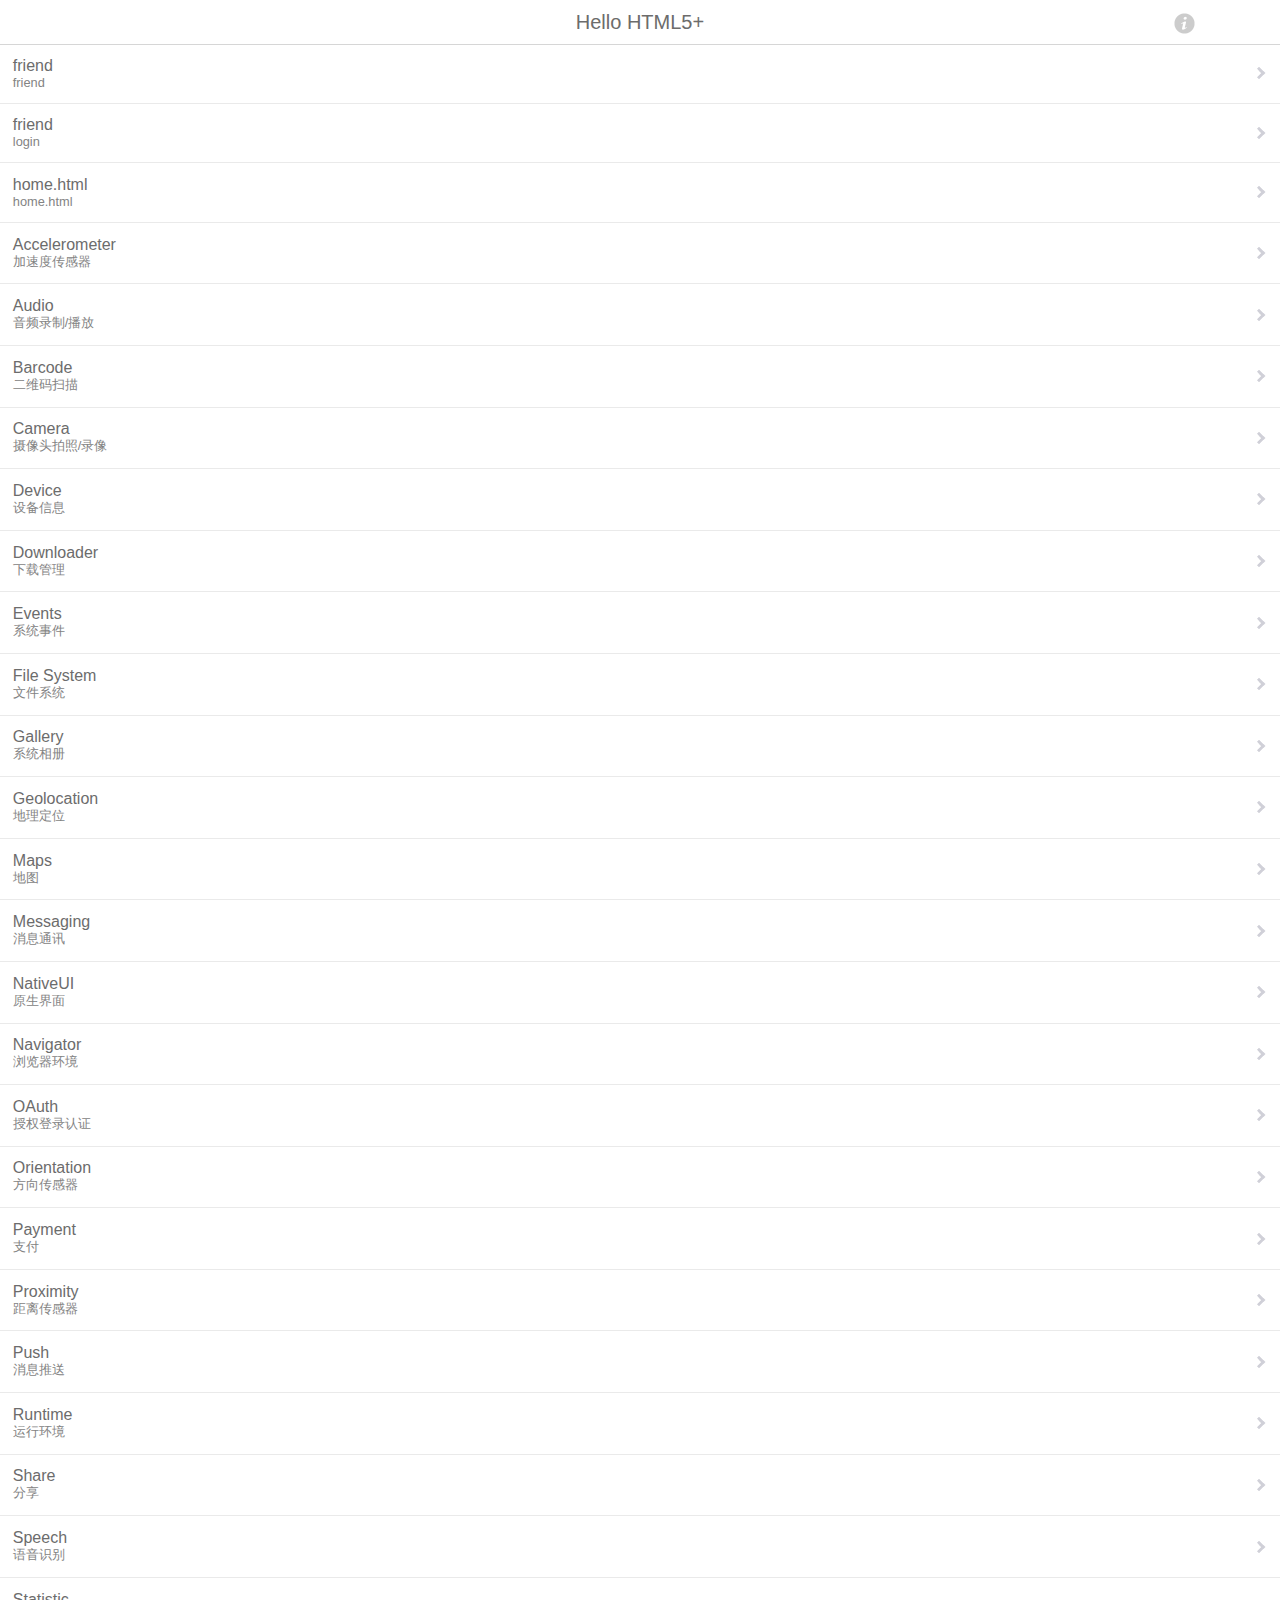
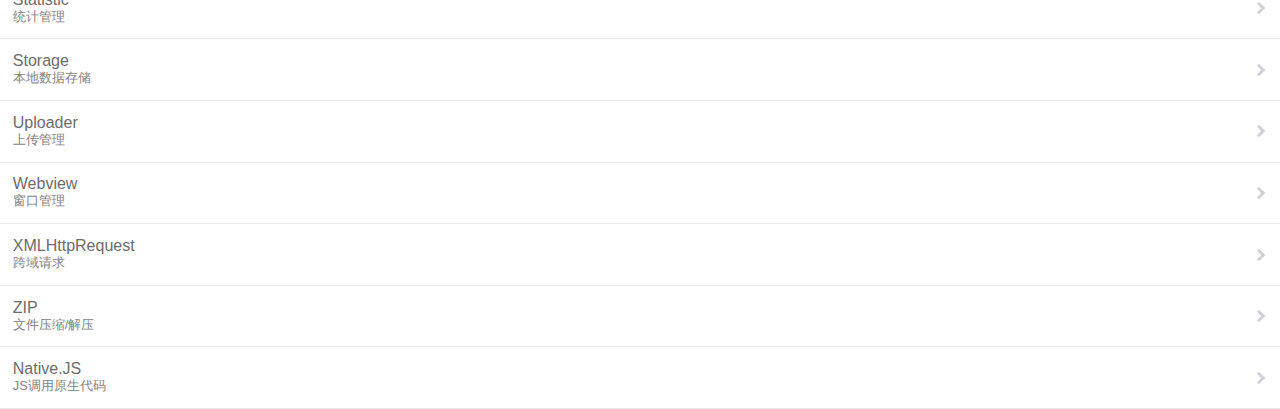
<file: index.html>
<!DOCTYPE html>
<html>
	<head>
		<meta charset="utf-8"/>
		<meta name="viewport" content="width=device-width,initial-scale=1.0,maximum-scale=1.0,user-scalable=no"/>
		<meta name="misapplication-tap-highlight" content="no"/>
		<meta name="HandheldFriendly" content="true"/>
		<meta name="MobileOptimized" content="320"/>
		<title>Hello H5+</title>
		<script type="text/javascript" src="js/common.js"></script>
		
		<link rel="stylesheet" href="css/common.css" type="text/css" charset="utf-8"/>
		<style type="text/css">
li {
	padding:0.8em;
	border-bottom:1px solid #eaeaea;
}
li:active {
	background:#f4f4f4;
}
.iabout {
	background:no-repeat center center url([data-uri]);
	background-size:50px 44px;
}
.item {
	display:block;
	background:no-repeat right center url([data-uri]);
	background-size:12px 22px;
	-ms-touch-action:auto;
}
.chs {
	font-size:0.8em;
	color:#838383;
}
		</style>
	</head>
	<body onselectstart="return false;">
		<header id="header">
			<div id="back" style="visibility:hidden" class="nvbt iback" onclick="plus.runtime.quit()"></div>
			<div class="nvtt">Hello HTML5+</div>
			<div class="nvbt iabout" onclick="clicked('about.html','zoom-fade-out',true)"></div>
		</header>
		<div id="content" class="content">
		<ul id="plist" style="list-style:none;margin:0;padding:0;text-align:left;">
			
			<li id="friend.html" onclick="clicked(this.id);">
				<span class="item">friend
					<div class="chs">friend</div>
				</span>
			</li>
			<li id="login.html" onclick="clicked(this.id);">
				<span class="item">friend
					<div class="chs">login</div>
				</span>
			</li>
			<li id="home.html" onclick="clicked(this.id);">
				<span class="item">home.html
					<div class="chs">home.html</div>
				</span>
			</li>
			
			
			<li id="plus/accelerometer.html" onclick="clicked(this.id);">
				<span class="item">Accelerometer
					<div class="chs">加速度传感器</div>
				</span>
			</li>
			<li id="plus/audio.html" onclick="clicked(this.id);">
				<span class="item">Audio
					<div class="chs">音频录制/播放</div>
				</span>
			</li>
			<li id="plus/barcode.html" onclick="clicked(this.id);">
				<span class="item">Barcode
					<div class="chs">二维码扫描</div>
				</span>
			</li>
			<li id="plus/camera.html" onclick="clicked(this.id);">
				<span class="item">Camera
					<div class="chs">摄像头拍照/录像</div>
				</span>
			</li>
			<li id="plus/device.html" onclick="clicked(this.id);">
				<span class="item">Device
					<div class="chs">设备信息</div>
				</span>
			</li>
			<li id="plus/downloader.html" onclick="clicked(this.id);">
				<span class="item">Downloader
					<div class="chs">下载管理</div>
				</span>
			</li>
			<li id="plus/events.html" onclick="clicked(this.id);">
				<span class="item">Events
					<div class="chs">系统事件</div>
				</span>
			</li>
			<li id="plus/file.html" onclick="clicked(this.id);">
				<span class="item">File System
					<div class="chs">文件系统</div>
				</span>
			</li>
			<li id="plus/gallery.html" onclick="clicked(this.id);">
				<span class="item">Gallery
					<div class="chs">系统相册</div>
				</span>
			</li>
			<li id="plus/geolocation.html" onclick="clicked(this.id);">
				<span class="item">Geolocation
					<div class="chs">地理定位</div>
				</span>
			</li>
			<li id="plus/maps.html" onclick="clicked(this.id);">
				<span class="item">Maps
					<div class="chs">地图</div>
				</span>
			</li>
			<li id="plus/message.html" onclick="clicked(this.id);">
				<span class="item">Messaging
					<div class="chs">消息通讯</div>
				</span>
			</li>
			<li id="plus/nativeui.html" onclick="clicked(this.id);">
				<span class="item">NativeUI
					<div class="chs">原生界面</div>
				</span>
			</li>
			<li id="plus/navigator.html" onclick="clicked(this.id);">
				<span class="item">Navigator
					<div class="chs">浏览器环境</div>
				</span>
			</li>
			<li id="plus/oauth.html" onclick="clicked(this.id);">
				<span class="item">OAuth
					<div class="chs">授权登录认证</div>
				</span>
			</li>
			<li id="plus/orientation.html" onclick="clicked(this.id);">
				<span class="item">Orientation
					<div class="chs">方向传感器</div>
				</span>
			</li>
			<li id="plus/payment.html" onclick="clicked(this.id);">
				<span class="item">Payment
					<div class="chs">支付</div>
				</span>
			</li>
			<li id="plus/proximity.html" onclick="clicked(this.id);">
				<span class="item">Proximity
					<div class="chs">距离传感器</div>
				</span>
			</li>
			<li id="plus/push.html" onclick="clicked(this.id);">
				<span class="item">Push
					<div class="chs">消息推送</div>
				</span>
			</li>
			<li id="plus/runtime.html" onclick="clicked(this.id);">
				<span class="item">Runtime
					<div class="chs">运行环境</div>
				</span>
			</li>
			<li id="plus/share.html" onclick="clicked(this.id);">
				<span class="item">Share
					<div class="chs">分享</div>
				</span>
			</li>
			<li id="plus/speech.html" onclick="clicked(this.id);">
				<span class="item">Speech
					<div class="chs">语音识别</div>
				</span>
			</li>
			<li id="plus/statistic.html" onclick="clicked(this.id);">
				<span class="item">Statistic
					<div class="chs">统计管理</div>
				</span>
			</li>
			<li id="plus/storage.html" onclick="clicked(this.id);">
				<span class="item">Storage
					<div class="chs">本地数据存储</div>
				</span>
			</li>
			<li id="plus/uploader.html" onclick="clicked(this.id);">
				<span class="item">Uploader
					<div class="chs">上传管理</div>
				</span>
			</li>
			<li id="plus/webview.html" onclick="clicked(this.id);">
				<span class="item">Webview
					<div class="chs">窗口管理</div>
				</span>
			</li>
			<li id="plus/xhr.html" onclick="clicked(this.id);">
				<span class="item">XMLHttpRequest
					<div class="chs">跨域请求</div>
				</span>
			</li>
			<li id="plus/zip.html" onclick="clicked(this.id);">
				<span class="item">ZIP
					<div class="chs">文件压缩/解压</div>
				</span>
			</li>
			<li id="plus/njs.html" onclick="clicked(this.id)">
				<span class="item">Native.JS
					<div class="chs">JS调用原生代码</div>
				</span>
			</li>
		</ul>
		</div>
	</body>
	<script type="text/javascript" src="js/immersed.js" ></script>
	<script type="text/javascript" src="js/shortcut.js" ></script>
	<script type="text/javascript">
;(function () {
	'use strict';

	/**
	 * @preserve FastClick: polyfill to remove click delays on browsers with touch UIs.
	 *
	 * @codingstandard ftlabs-jsv2
	 * @copyright The Financial Times Limited [All Rights Reserved]
	 * @license MIT License (see LICENSE.txt)
	 */

	/*jslint browser:true, node:true*/
	/*global define, Event, Node*/


	/**
	 * Instantiate fast-clicking listeners on the specified layer.
	 *
	 * @constructor
	 * @param {Element} layer The layer to listen on
	 * @param {Object} [options={}] The options to override the defaults
	 */
	function FastClick(layer, options) {
		var oldOnClick;

		options = options || {};

		/**
		 * Whether a click is currently being tracked.
		 *
		 * @type boolean
		 */
		this.trackingClick = false;


		/**
		 * Timestamp for when click tracking started.
		 *
		 * @type number
		 */
		this.trackingClickStart = 0;


		/**
		 * The element being tracked for a click.
		 *
		 * @type EventTarget
		 */
		this.targetElement = null;


		/**
		 * X-coordinate of touch start event.
		 *
		 * @type number
		 */
		this.touchStartX = 0;


		/**
		 * Y-coordinate of touch start event.
		 *
		 * @type number
		 */
		this.touchStartY = 0;


		/**
		 * ID of the last touch, retrieved from Touch.identifier.
		 *
		 * @type number
		 */
		this.lastTouchIdentifier = 0;


		/**
		 * Touchmove boundary, beyond which a click will be cancelled.
		 *
		 * @type number
		 */
		this.touchBoundary = options.touchBoundary || 10;


		/**
		 * The FastClick layer.
		 *
		 * @type Element
		 */
		this.layer = layer;

		/**
		 * The minimum time between tap(touchstart and touchend) events
		 *
		 * @type number
		 */
		this.tapDelay = options.tapDelay || 200;

		/**
		 * The maximum time for a tap
		 *
		 * @type number
		 */
		this.tapTimeout = options.tapTimeout || 700;

		if (FastClick.notNeeded(layer)) {
			return;
		}

		// Some old versions of Android don't have Function.prototype.bind
		function bind(method, context) {
			return function() { return method.apply(context, arguments); };
		}


		var methods = ['onMouse', 'onClick', 'onTouchStart', 'onTouchMove', 'onTouchEnd', 'onTouchCancel'];
		var context = this;
		for (var i = 0, l = methods.length; i < l; i++) {
			context[methods[i]] = bind(context[methods[i]], context);
		}

		// Set up event handlers as required
		if (deviceIsAndroid) {
			layer.addEventListener('mouseover', this.onMouse, true);
			layer.addEventListener('mousedown', this.onMouse, true);
			layer.addEventListener('mouseup', this.onMouse, true);
		}

		layer.addEventListener('click', this.onClick, true);
		layer.addEventListener('touchstart', this.onTouchStart, false);
		layer.addEventListener('touchmove', this.onTouchMove, false);
		layer.addEventListener('touchend', this.onTouchEnd, false);
		layer.addEventListener('touchcancel', this.onTouchCancel, false);

		// Hack is required for browsers that don't support Event#stopImmediatePropagation (e.g. Android 2)
		// which is how FastClick normally stops click events bubbling to callbacks registered on the FastClick
		// layer when they are cancelled.
		if (!Event.prototype.stopImmediatePropagation) {
			layer.removeEventListener = function(type, callback, capture) {
				var rmv = Node.prototype.removeEventListener;
				if (type === 'click') {
					rmv.call(layer, type, callback.hijacked || callback, capture);
				} else {
					rmv.call(layer, type, callback, capture);
				}
			};

			layer.addEventListener = function(type, callback, capture) {
				var adv = Node.prototype.addEventListener;
				if (type === 'click') {
					adv.call(layer, type, callback.hijacked || (callback.hijacked = function(event) {
						if (!event.propagationStopped) {
							callback(event);
						}
					}), capture);
				} else {
					adv.call(layer, type, callback, capture);
				}
			};
		}

		// If a handler is already declared in the element's onclick attribute, it will be fired before
		// FastClick's onClick handler. Fix this by pulling out the user-defined handler function and
		// adding it as listener.
		if (typeof layer.onclick === 'function') {

			// Android browser on at least 3.2 requires a new reference to the function in layer.onclick
			// - the old one won't work if passed to addEventListener directly.
			oldOnClick = layer.onclick;
			layer.addEventListener('click', function(event) {
				oldOnClick(event);
			}, false);
			layer.onclick = null;
		}
	}

	/**
	* Windows Phone 8.1 fakes user agent string to look like Android and iPhone.
	*
	* @type boolean
	*/
	var deviceIsWindowsPhone = navigator.userAgent.indexOf("Windows Phone") >= 0;

	/**
	 * Android requires exceptions.
	 *
	 * @type boolean
	 */
	var deviceIsAndroid = navigator.userAgent.indexOf('Android') > 0 && !deviceIsWindowsPhone;


	/**
	 * iOS requires exceptions.
	 *
	 * @type boolean
	 */
	var deviceIsIOS = /iP(ad|hone|od)/.test(navigator.userAgent) && !deviceIsWindowsPhone;


	/**
	 * iOS 4 requires an exception for select elements.
	 *
	 * @type boolean
	 */
	var deviceIsIOS4 = deviceIsIOS && (/OS 4_\d(_\d)?/).test(navigator.userAgent);


	/**
	 * iOS 6.0-7.* requires the target element to be manually derived
	 *
	 * @type boolean
	 */
	var deviceIsIOSWithBadTarget = deviceIsIOS && (/OS [6-7]_\d/).test(navigator.userAgent);

	/**
	 * BlackBerry requires exceptions.
	 *
	 * @type boolean
	 */
	var deviceIsBlackBerry10 = navigator.userAgent.indexOf('BB10') > 0;

	/**
	 * Determine whether a given element requires a native click.
	 *
	 * @param {EventTarget|Element} target Target DOM element
	 * @returns {boolean} Returns true if the element needs a native click
	 */
	FastClick.prototype.needsClick = function(target) {
		switch (target.nodeName.toLowerCase()) {

		// Don't send a synthetic click to disabled inputs (issue #62)
		case 'button':
		case 'select':
		case 'textarea':
			if (target.disabled) {
				return true;
			}

			break;
		case 'input':

			// File inputs need real clicks on iOS 6 due to a browser bug (issue #68)
			if ((deviceIsIOS && target.type === 'file') || target.disabled) {
				return true;
			}

			break;
		case 'label':
		case 'iframe': // iOS8 homescreen apps can prevent events bubbling into frames
		case 'video':
			return true;
		}

		return (/\bneedsclick\b/).test(target.className);
	};


	/**
	 * Determine whether a given element requires a call to focus to simulate click into element.
	 *
	 * @param {EventTarget|Element} target Target DOM element
	 * @returns {boolean} Returns true if the element requires a call to focus to simulate native click.
	 */
	FastClick.prototype.needsFocus = function(target) {
		switch (target.nodeName.toLowerCase()) {
		case 'textarea':
			return true;
		case 'select':
			return !deviceIsAndroid;
		case 'input':
			switch (target.type) {
			case 'button':
			case 'checkbox':
			case 'file':
			case 'image':
			case 'radio':
			case 'submit':
				return false;
			}

			// No point in attempting to focus disabled inputs
			return !target.disabled && !target.readOnly;
		default:
			return (/\bneedsfocus\b/).test(target.className);
		}
	};


	/**
	 * Send a click event to the specified element.
	 *
	 * @param {EventTarget|Element} targetElement
	 * @param {Event} event
	 */
	FastClick.prototype.sendClick = function(targetElement, event) {
		var clickEvent, touch;

		// On some Android devices activeElement needs to be blurred otherwise the synthetic click will have no effect (#24)
		if (document.activeElement && document.activeElement !== targetElement) {
			document.activeElement.blur();
		}

		touch = event.changedTouches[0];

		// Synthesise a click event, with an extra attribute so it can be tracked
		clickEvent = document.createEvent('MouseEvents');
		clickEvent.initMouseEvent(this.determineEventType(targetElement), true, true, window, 1, touch.screenX, touch.screenY, touch.clientX, touch.clientY, false, false, false, false, 0, null);
		clickEvent.forwardedTouchEvent = true;
		targetElement.dispatchEvent(clickEvent);
	};

	FastClick.prototype.determineEventType = function(targetElement) {

		//Issue #159: Android Chrome Select Box does not open with a synthetic click event
		if (deviceIsAndroid && targetElement.tagName.toLowerCase() === 'select') {
			return 'mousedown';
		}

		return 'click';
	};


	/**
	 * @param {EventTarget|Element} targetElement
	 */
	FastClick.prototype.focus = function(targetElement) {
		var length;

		// Issue #160: on iOS 7, some input elements (e.g. date datetime month) throw a vague TypeError on setSelectionRange. These elements don't have an integer value for the selectionStart and selectionEnd properties, but unfortunately that can't be used for detection because accessing the properties also throws a TypeError. Just check the type instead. Filed as Apple bug #15122724.
		if (deviceIsIOS && targetElement.setSelectionRange && targetElement.type.indexOf('date') !== 0 && targetElement.type !== 'time' && targetElement.type !== 'month') {
			length = targetElement.value.length;
			targetElement.setSelectionRange(length, length);
		} else {
			targetElement.focus();
		}
	};


	/**
	 * Check whether the given target element is a child of a scrollable layer and if so, set a flag on it.
	 *
	 * @param {EventTarget|Element} targetElement
	 */
	FastClick.prototype.updateScrollParent = function(targetElement) {
		var scrollParent, parentElement;

		scrollParent = targetElement.fastClickScrollParent;

		// Attempt to discover whether the target element is contained within a scrollable layer. Re-check if the
		// target element was moved to another parent.
		if (!scrollParent || !scrollParent.contains(targetElement)) {
			parentElement = targetElement;
			do {
				if (parentElement.scrollHeight > parentElement.offsetHeight) {
					scrollParent = parentElement;
					targetElement.fastClickScrollParent = parentElement;
					break;
				}

				parentElement = parentElement.parentElement;
			} while (parentElement);
		}

		// Always update the scroll top tracker if possible.
		if (scrollParent) {
			scrollParent.fastClickLastScrollTop = scrollParent.scrollTop;
		}
	};


	/**
	 * @param {EventTarget} targetElement
	 * @returns {Element|EventTarget}
	 */
	FastClick.prototype.getTargetElementFromEventTarget = function(eventTarget) {

		// On some older browsers (notably Safari on iOS 4.1 - see issue #56) the event target may be a text node.
		if (eventTarget.nodeType === Node.TEXT_NODE) {
			return eventTarget.parentNode;
		}

		return eventTarget;
	};


	/**
	 * On touch start, record the position and scroll offset.
	 *
	 * @param {Event} event
	 * @returns {boolean}
	 */
	FastClick.prototype.onTouchStart = function(event) {
		var targetElement, touch, selection;

		// Ignore multiple touches, otherwise pinch-to-zoom is prevented if both fingers are on the FastClick element (issue #111).
		if (event.targetTouches.length > 1) {
			return true;
		}

		targetElement = this.getTargetElementFromEventTarget(event.target);
		touch = event.targetTouches[0];

		if (deviceIsIOS) {

			// Only trusted events will deselect text on iOS (issue #49)
			selection = window.getSelection();
			if (selection.rangeCount && !selection.isCollapsed) {
				return true;
			}

			if (!deviceIsIOS4) {

				// Weird things happen on iOS when an alert or confirm dialog is opened from a click event callback (issue #23):
				// when the user next taps anywhere else on the page, new touchstart and touchend events are dispatched
				// with the same identifier as the touch event that previously triggered the click that triggered the alert.
				// Sadly, there is an issue on iOS 4 that causes some normal touch events to have the same identifier as an
				// immediately preceeding touch event (issue #52), so this fix is unavailable on that platform.
				// Issue 120: touch.identifier is 0 when Chrome dev tools 'Emulate touch events' is set with an iOS device UA string,
				// which causes all touch events to be ignored. As this block only applies to iOS, and iOS identifiers are always long,
				// random integers, it's safe to to continue if the identifier is 0 here.
				if (touch.identifier && touch.identifier === this.lastTouchIdentifier) {
					event.preventDefault();
					return false;
				}

				this.lastTouchIdentifier = touch.identifier;

				// If the target element is a child of a scrollable layer (using -webkit-overflow-scrolling: touch) and:
				// 1) the user does a fling scroll on the scrollable layer
				// 2) the user stops the fling scroll with another tap
				// then the event.target of the last 'touchend' event will be the element that was under the user's finger
				// when the fling scroll was started, causing FastClick to send a click event to that layer - unless a check
				// is made to ensure that a parent layer was not scrolled before sending a synthetic click (issue #42).
				this.updateScrollParent(targetElement);
			}
		}

		this.trackingClick = true;
		this.trackingClickStart = event.timeStamp;
		this.targetElement = targetElement;

		this.touchStartX = touch.pageX;
		this.touchStartY = touch.pageY;

		// Prevent phantom clicks on fast double-tap (issue #36)
		if ((event.timeStamp - this.lastClickTime) < this.tapDelay) {
			event.preventDefault();
		}

		return true;
	};


	/**
	 * Based on a touchmove event object, check whether the touch has moved past a boundary since it started.
	 *
	 * @param {Event} event
	 * @returns {boolean}
	 */
	FastClick.prototype.touchHasMoved = function(event) {
		var touch = event.changedTouches[0], boundary = this.touchBoundary;

		if (Math.abs(touch.pageX - this.touchStartX) > boundary || Math.abs(touch.pageY - this.touchStartY) > boundary) {
			return true;
		}

		return false;
	};


	/**
	 * Update the last position.
	 *
	 * @param {Event} event
	 * @returns {boolean}
	 */
	FastClick.prototype.onTouchMove = function(event) {
		if (!this.trackingClick) {
			return true;
		}

		// If the touch has moved, cancel the click tracking
		if (this.targetElement !== this.getTargetElementFromEventTarget(event.target) || this.touchHasMoved(event)) {
			this.trackingClick = false;
			this.targetElement = null;
		}

		return true;
	};


	/**
	 * Attempt to find the labelled control for the given label element.
	 *
	 * @param {EventTarget|HTMLLabelElement} labelElement
	 * @returns {Element|null}
	 */
	FastClick.prototype.findControl = function(labelElement) {

		// Fast path for newer browsers supporting the HTML5 control attribute
		if (labelElement.control !== undefined) {
			return labelElement.control;
		}

		// All browsers under test that support touch events also support the HTML5 htmlFor attribute
		if (labelElement.htmlFor) {
			return document.getElementById(labelElement.htmlFor);
		}

		// If no for attribute exists, attempt to retrieve the first labellable descendant element
		// the list of which is defined here: http://www.w3.org/TR/html5/forms.html#category-label
		return labelElement.querySelector('button, input:not([type=hidden]), keygen, meter, output, progress, select, textarea');
	};


	/**
	 * On touch end, determine whether to send a click event at once.
	 *
	 * @param {Event} event
	 * @returns {boolean}
	 */
	FastClick.prototype.onTouchEnd = function(event) {
		var forElement, trackingClickStart, targetTagName, scrollParent, touch, targetElement = this.targetElement;

		if (!this.trackingClick) {
			return true;
		}

		// Prevent phantom clicks on fast double-tap (issue #36)
		if ((event.timeStamp - this.lastClickTime) < this.tapDelay) {
			this.cancelNextClick = true;
			return true;
		}

		if ((event.timeStamp - this.trackingClickStart) > this.tapTimeout) {
			return true;
		}

		// Reset to prevent wrong click cancel on input (issue #156).
		this.cancelNextClick = false;

		this.lastClickTime = event.timeStamp;

		trackingClickStart = this.trackingClickStart;
		this.trackingClick = false;
		this.trackingClickStart = 0;

		// On some iOS devices, the targetElement supplied with the event is invalid if the layer
		// is performing a transition or scroll, and has to be re-detected manually. Note that
		// for this to function correctly, it must be called *after* the event target is checked!
		// See issue #57; also filed as rdar://13048589 .
		if (deviceIsIOSWithBadTarget) {
			touch = event.changedTouches[0];

			// In certain cases arguments of elementFromPoint can be negative, so prevent setting targetElement to null
			targetElement = document.elementFromPoint(touch.pageX - window.pageXOffset, touch.pageY - window.pageYOffset) || targetElement;
			targetElement.fastClickScrollParent = this.targetElement.fastClickScrollParent;
		}

		targetTagName = targetElement.tagName.toLowerCase();
		if (targetTagName === 'label') {
			forElement = this.findControl(targetElement);
			if (forElement) {
				this.focus(targetElement);
				if (deviceIsAndroid) {
					return false;
				}

				targetElement = forElement;
			}
		} else if (this.needsFocus(targetElement)) {

			// Case 1: If the touch started a while ago (best guess is 100ms based on tests for issue #36) then focus will be triggered anyway. Return early and unset the target element reference so that the subsequent click will be allowed through.
			// Case 2: Without this exception for input elements tapped when the document is contained in an iframe, then any inputted text won't be visible even though the value attribute is updated as the user types (issue #37).
			if ((event.timeStamp - trackingClickStart) > 100 || (deviceIsIOS && window.top !== window && targetTagName === 'input')) {
				this.targetElement = null;
				return false;
			}

			this.focus(targetElement);
			this.sendClick(targetElement, event);

			// Select elements need the event to go through on iOS 4, otherwise the selector menu won't open.
			// Also this breaks opening selects when VoiceOver is active on iOS6, iOS7 (and possibly others)
			if (!deviceIsIOS || targetTagName !== 'select') {
				this.targetElement = null;
				event.preventDefault();
			}

			return false;
		}

		if (deviceIsIOS && !deviceIsIOS4) {

			// Don't send a synthetic click event if the target element is contained within a parent layer that was scrolled
			// and this tap is being used to stop the scrolling (usually initiated by a fling - issue #42).
			scrollParent = targetElement.fastClickScrollParent;
			if (scrollParent && scrollParent.fastClickLastScrollTop !== scrollParent.scrollTop) {
				return true;
			}
		}

		// Prevent the actual click from going though - unless the target node is marked as requiring
		// real clicks or if it is in the whitelist in which case only non-programmatic clicks are permitted.
		if (!this.needsClick(targetElement)) {
			event.preventDefault();
			this.sendClick(targetElement, event);
		}

		return false;
	};


	/**
	 * On touch cancel, stop tracking the click.
	 *
	 * @returns {void}
	 */
	FastClick.prototype.onTouchCancel = function() {
		this.trackingClick = false;
		this.targetElement = null;
	};


	/**
	 * Determine mouse events which should be permitted.
	 *
	 * @param {Event} event
	 * @returns {boolean}
	 */
	FastClick.prototype.onMouse = function(event) {

		// If a target element was never set (because a touch event was never fired) allow the event
		if (!this.targetElement) {
			return true;
		}

		if (event.forwardedTouchEvent) {
			return true;
		}

		// Programmatically generated events targeting a specific element should be permitted
		if (!event.cancelable) {
			return true;
		}

		// Derive and check the target element to see whether the mouse event needs to be permitted;
		// unless explicitly enabled, prevent non-touch click events from triggering actions,
		// to prevent ghost/doubleclicks.
		if (!this.needsClick(this.targetElement) || this.cancelNextClick) {

			// Prevent any user-added listeners declared on FastClick element from being fired.
			if (event.stopImmediatePropagation) {
				event.stopImmediatePropagation();
			} else {

				// Part of the hack for browsers that don't support Event#stopImmediatePropagation (e.g. Android 2)
				event.propagationStopped = true;
			}

			// Cancel the event
			event.stopPropagation();
			event.preventDefault();

			return false;
		}

		// If the mouse event is permitted, return true for the action to go through.
		return true;
	};


	/**
	 * On actual clicks, determine whether this is a touch-generated click, a click action occurring
	 * naturally after a delay after a touch (which needs to be cancelled to avoid duplication), or
	 * an actual click which should be permitted.
	 *
	 * @param {Event} event
	 * @returns {boolean}
	 */
	FastClick.prototype.onClick = function(event) {
		var permitted;

		// It's possible for another FastClick-like library delivered with third-party code to fire a click event before FastClick does (issue #44). In that case, set the click-tracking flag back to false and return early. This will cause onTouchEnd to return early.
		if (this.trackingClick) {
			this.targetElement = null;
			this.trackingClick = false;
			return true;
		}

		// Very odd behaviour on iOS (issue #18): if a submit element is present inside a form and the user hits enter in the iOS simulator or clicks the Go button on the pop-up OS keyboard the a kind of 'fake' click event will be triggered with the submit-type input element as the target.
		if (event.target.type === 'submit' && event.detail === 0) {
			return true;
		}

		permitted = this.onMouse(event);

		// Only unset targetElement if the click is not permitted. This will ensure that the check for !targetElement in onMouse fails and the browser's click doesn't go through.
		if (!permitted) {
			this.targetElement = null;
		}

		// If clicks are permitted, return true for the action to go through.
		return permitted;
	};


	/**
	 * Remove all FastClick's event listeners.
	 *
	 * @returns {void}
	 */
	FastClick.prototype.destroy = function() {
		var layer = this.layer;

		if (deviceIsAndroid) {
			layer.removeEventListener('mouseover', this.onMouse, true);
			layer.removeEventListener('mousedown', this.onMouse, true);
			layer.removeEventListener('mouseup', this.onMouse, true);
		}

		layer.removeEventListener('click', this.onClick, true);
		layer.removeEventListener('touchstart', this.onTouchStart, false);
		layer.removeEventListener('touchmove', this.onTouchMove, false);
		layer.removeEventListener('touchend', this.onTouchEnd, false);
		layer.removeEventListener('touchcancel', this.onTouchCancel, false);
	};


	/**
	 * Check whether FastClick is needed.
	 *
	 * @param {Element} layer The layer to listen on
	 */
	FastClick.notNeeded = function(layer) {
		var metaViewport;
		var chromeVersion;
		var blackberryVersion;
		var firefoxVersion;

		// Devices that don't support touch don't need FastClick
		if (typeof window.ontouchstart === 'undefined') {
			return true;
		}

		// Chrome version - zero for other browsers
		chromeVersion = +(/Chrome\/([0-9]+)/.exec(navigator.userAgent) || [,0])[1];

		if (chromeVersion) {

			if (deviceIsAndroid) {
				metaViewport = document.querySelector('meta[name=viewport]');

				if (metaViewport) {
					// Chrome on Android with user-scalable="no" doesn't need FastClick (issue #89)
					if (metaViewport.content.indexOf('user-scalable=no') !== -1) {
						return true;
					}
					// Chrome 32 and above with width=device-width or less don't need FastClick
					if (chromeVersion > 31 && document.documentElement.scrollWidth <= window.outerWidth) {
						return true;
					}
				}

			// Chrome desktop doesn't need FastClick (issue #15)
			} else {
				return true;
			}
		}

		if (deviceIsBlackBerry10) {
			blackberryVersion = navigator.userAgent.match(/Version\/([0-9]*)\.([0-9]*)/);

			// BlackBerry 10.3+ does not require Fastclick library.
			// https://github.com/ftlabs/fastclick/issues/251
			if (blackberryVersion[1] >= 10 && blackberryVersion[2] >= 3) {
				metaViewport = document.querySelector('meta[name=viewport]');

				if (metaViewport) {
					// user-scalable=no eliminates click delay.
					if (metaViewport.content.indexOf('user-scalable=no') !== -1) {
						return true;
					}
					// width=device-width (or less than device-width) eliminates click delay.
					if (document.documentElement.scrollWidth <= window.outerWidth) {
						return true;
					}
				}
			}
		}

		// IE10 with -ms-touch-action: none or manipulation, which disables double-tap-to-zoom (issue #97)
		if (layer.style.msTouchAction === 'none' || layer.style.touchAction === 'manipulation') {
			return true;
		}

		// Firefox version - zero for other browsers
		firefoxVersion = +(/Firefox\/([0-9]+)/.exec(navigator.userAgent) || [,0])[1];

		if (firefoxVersion >= 27) {
			// Firefox 27+ does not have tap delay if the content is not zoomable - https://bugzilla.mozilla.org/show_bug.cgi?id=922896

			metaViewport = document.querySelector('meta[name=viewport]');
			if (metaViewport && (metaViewport.content.indexOf('user-scalable=no') !== -1 || document.documentElement.scrollWidth <= window.outerWidth)) {
				return true;
			}
		}

		// IE11: prefixed -ms-touch-action is no longer supported and it's recomended to use non-prefixed version
		// http://msdn.microsoft.com/en-us/library/windows/apps/Hh767313.aspx
		if (layer.style.touchAction === 'none' || layer.style.touchAction === 'manipulation') {
			return true;
		}

		return false;
	};


	/**
	 * Factory method for creating a FastClick object
	 *
	 * @param {Element} layer The layer to listen on
	 * @param {Object} [options={}] The options to override the defaults
	 */
	FastClick.attach = function(layer, options) {
		return new FastClick(layer, options);
	};


	if (typeof define === 'function' && typeof define.amd === 'object' && define.amd) {

		// AMD. Register as an anonymous module.
		define(function() {
			return FastClick;
		});
	} else if (typeof module !== 'undefined' && module.exports) {
		module.exports = FastClick.attach;
		module.exports.FastClick = FastClick;
	} else {
		window.FastClick = FastClick;
	}

document.addEventListener('DOMContentLoaded', function() {
    FastClick.attach(document.body);
}, false);

}());
	</script>
</html>
</file>
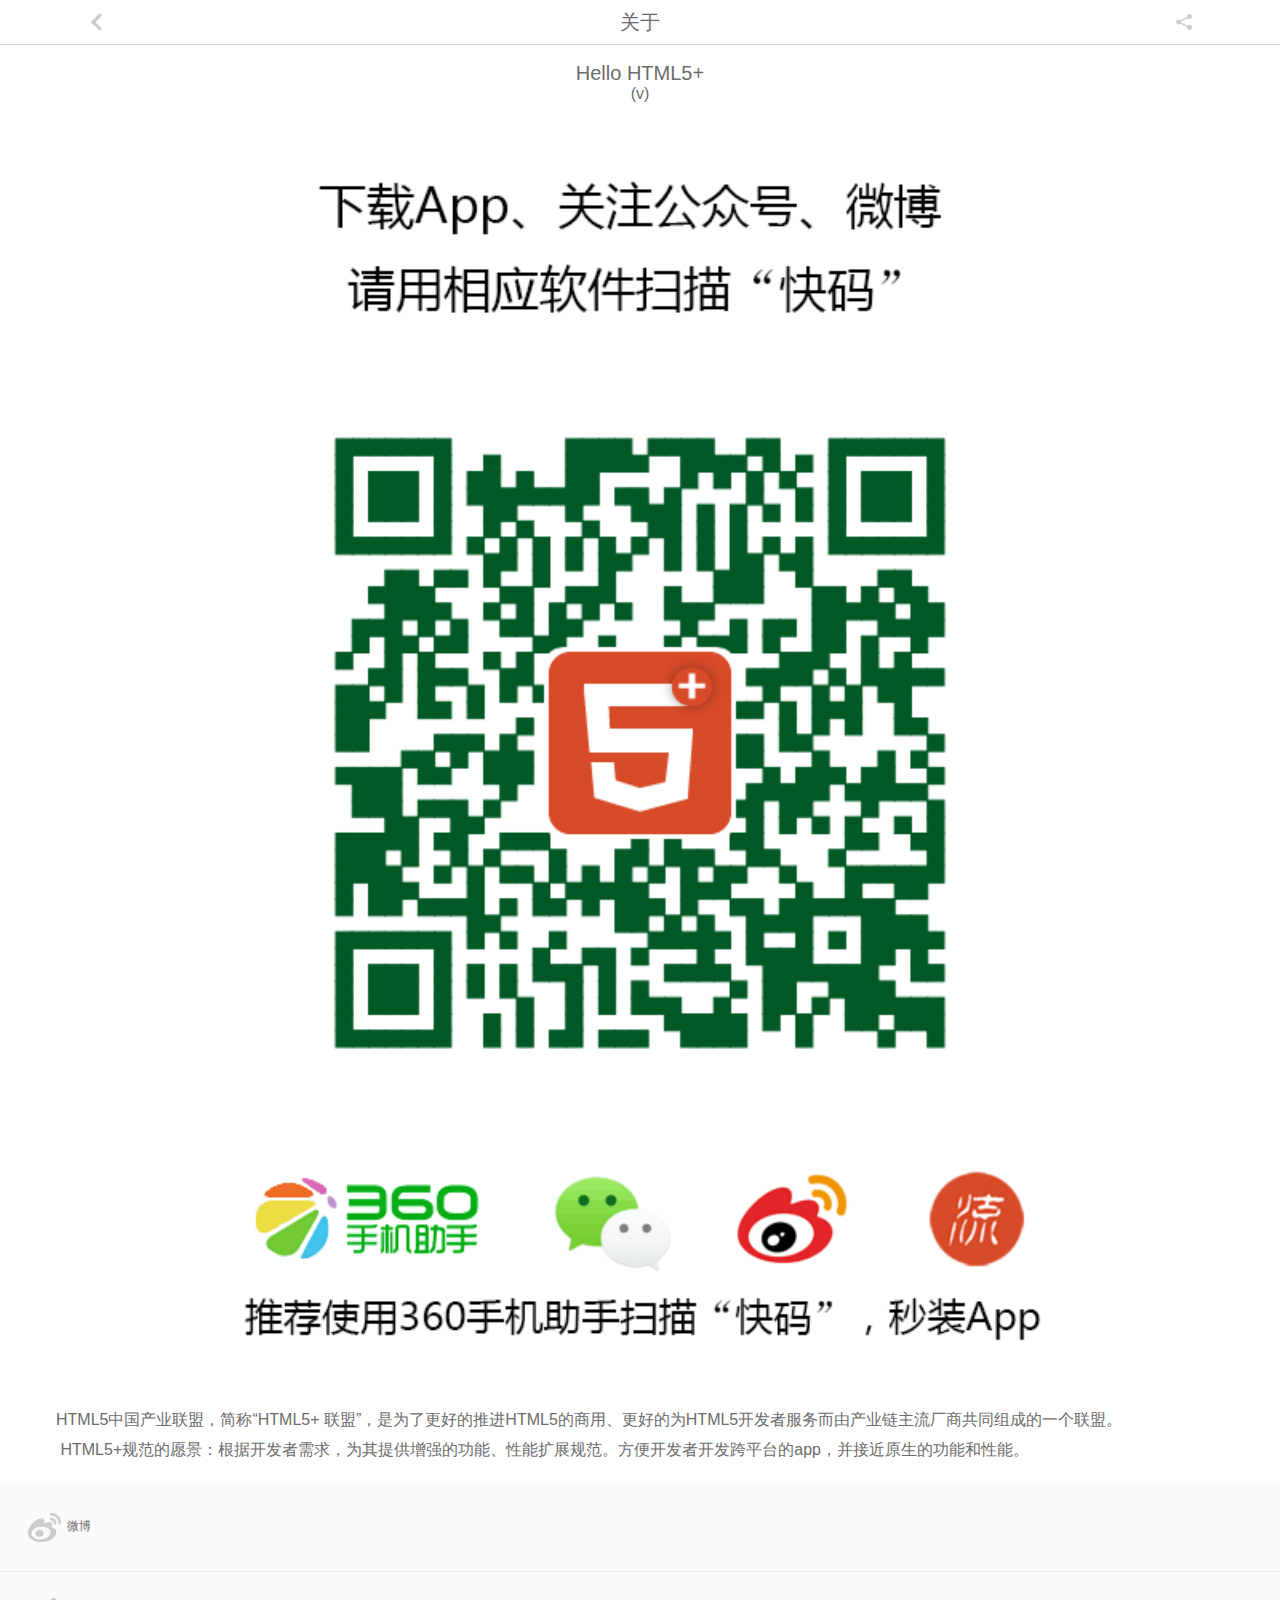
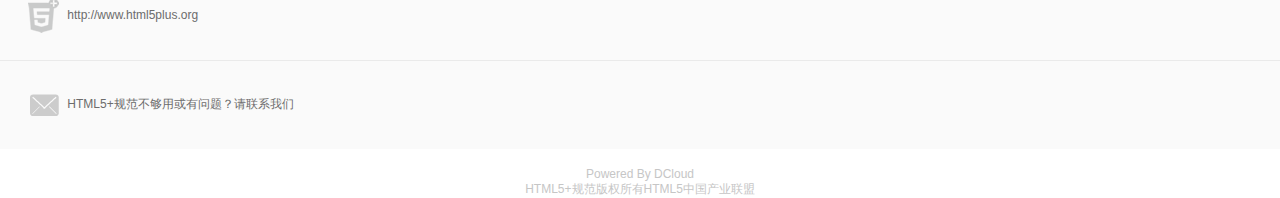
<file: about.html>
<!DOCTYPE html>
<html>
	<head>
		<meta charset="utf-8" />
		<meta name="viewport" content="width=device-width,initial-scale=1.0,maximum-scale=1.0,user-scalable=no"/>
		<meta name="HandheldFriendly" content="true"/>
		<meta name="MobileOptimized" content="320"/>
		<title>Hello H5+</title>
		<script type="text/javascript" src="js/common.js"></script>
		<script type="text/javascript" charset="utf-8">
// H5 plus事件处理
function plusReady(){
	var ev=document.getElementById('version');
	ev&&(ev.innerText=plus.runtime.version);
	plus.webview.currentWebview().show('zoom-fade-out');
	// 更新分享按钮
	plus.share.getServices(function(s){
		for(var i in s){
			shares[s[i].id]=s[i];
		}
		var ss=shares['weixin'];
		ss&&ss.nativeClient&&(shareBts.push({title:'微信朋友圈',s:ss,x:'WXSceneTimeline'}),
		shareBts.push({title:'微信好友',s:ss,x:'WXSceneSession'}));
		ss=shares['sinaweibo'];
		ss&&shareBts.push({title:'新浪微博',s:ss});
		ss=shares['qq'];
		ss&&ss.nativeClient&&shareBts.push({title:'QQ',s:ss});
		('Android'===plus.os.name)&&shareBts.push({title:'更多'});
	},function(e){
		console.log('updateShare failed: '+JSON.stringify(e));
	});
	// 在流应用环境下显示“创建桌面图标”
	if(navigator.userAgent.indexOf('StreamApp')>=0){
		shortcut.style.display='block';
	}
}
document.addEventListener("plusready",plusReady,false);

// 判断是否为流应用环境
var bStream = navigator.userAgent.indexOf('StreamApp')>=0;

// 分享应用
var shares={},shareBts=[];
function share(){
	shareBts.length>1?plus.nativeUI.actionSheet({title:'分享"HelloH5"应用',cancel:'取消',buttons:shareBts},function(e){
		(e.index>0)&&shareAction(shareBts[e.index-1]);
	}):(shareBts.length>0?shareWithSystem():plus.nativeUI.alert('当前环境无法支持分享操作!'));
}
function shareAction(sb){
	if(!sb.s){
		shareWithSystem();
		return;
	}
	var msg={};
	msg.href=bStream?'http://m3w.cn/s/HelloH5?url=about&__streamapp':'http://www.dcloud.io/helloh5/';
	msg.content='"HelloH5"使用HTML5+技术开发，如果你有流应用引擎还能省流量秒装，快来体验吧';
	sb.x&&(msg.extra={scene:sb.x});
	msg.thumbs=msg.pictures=['_www/icon.png'];
	console.log('share '+sb.title+' : '+JSON.stringify(msg));
	sb.s.authenticated?shareMessage(sb.s,msg):sb.s.authorize(function(){
		shareMessage(sb.s,msg);
	},function(e){
		plus.nativeUI.toast('取消分享!');
	});
}
function shareMessage(s,m){
	s.send(m, function(){
		plus.nativeUI.toast('完成分享!');
	},function(e){
		plus.nativeUI.toast('取消分享!');
	});
}
function shareWithSystem(){
	var main = plus.android.runtimeMainActivity(),
	Intent = plus.android.importClass('android.content.Intent'),
	File = plus.android.importClass('java.io.File'),
	Uri = plus.android.importClass('android.net.Uri');
	var intent=new Intent(Intent.ACTION_SEND),
	p=plus.io.convertLocalFileSystemURL('_doc/icon.png'),
	f=new File(p),
	uri=Uri.fromFile(f);
	if(f.exists()&&f.isFile()){
		intent.setType('image/*');
		intent.putExtra(Intent.EXTRA_STREAM,uri);
	}else{
		intent.setType('text/plain');
	}
	intent.putExtra(Intent.EXTRA_SUBJECT,'HelloH5');
	intent.putExtra(Intent.EXTRA_TEXT,'"HelloH5"使用HTML5+技术开发，如果你有流应用引擎还能省流量秒装，快来体验吧('+(bStream?'http://m3w.cn/s/HelloH5?__streamapp':'http://www.dcloud.io/streamapp/')+')');
	intent.setFlags(Intent.FLAG_ACTIVITY_NEW_TASK);
	main.startActivity(Intent.createChooser(intent,'分享"HelloH5"应用'));
}
function createShortcut(){
	plus.navigator.createShortcut({name:'HelloH5',icon:'icon.png'});
}
		</script>
		<link rel="stylesheet" href="css/common.css" type="text/css" charset="utf-8"/>
		<style type="text/css">
li {
	padding: 2em;
	border-bottom: 1px solid #eaeaea;
	background: #fafafa;
	font-size: 12px;
}
li:active {
	background: #f4f4f4;
}
footer {
	width: 100%;
	text-align: center;
	color: #c6c6c6;
	font-size: 12px;
}
.ishare {
	background:no-repeat center center url([data-uri]);
	background-size:50px 44px;
}
		</style>
	</head>
	<body>
		<header id="header">
			<div class="nvbt iback" onclick="back(true)"></div>
			<div class="nvtt">关于</div>
			<div class="nvbt ishare" onclick="share()"></div>
		</header>
		<div id="content" class="content">
		<div class="logo">
			<br/>
			<span style="font-size: 20px;">Hello HTML5+</span><br/>
			(v<span id="version"></span>)<br/>
			<img style="width:100%" src="img/qr.png"/>
			<div id="shortcut" style="display:none;" class="button" onclick="createShortcut()">创建桌面图标</div>
			<br/><br/>
		</div>
		<p class="des" style="font-size:16px;line-height:30px;margin: 0px .5em;">HTML5中国产业联盟，简称“HTML5+ 联盟”，是为了更好的推进HTML5的商用、更好的为HTML5开发者服务而由产业链主流厂商共同组成的一个联盟。<br/>
　　 HTML5+规范的愿景：根据开发者需求，为其提供增强的功能、性能扩展规范。方便开发者开发跨平台的app，并接近原生的功能和性能。
		</p>
		<br/>
		<ul style="list-style:none;margin:0;padding:0;text-align:left;">
			<li onclick="plus.runtime.openURL('http://weibo.com/html5plus');">
				<img style="width:40px;height:40px;vertical-align:middle;" src="[data-uri]"/>
				微博
			</li>
			<li onclick="plus.runtime.openURL('http://www.html5plus.org');">
				<img style="width:40px;height:40px;vertical-align:middle;" src="[data-uri]"/>
				http://www.html5plus.org
			</li>
			<li style="border-bottom:0px;" onclick="window.open('mailto:admin@html5plus.org');">
				<img style="width:40px;height:40px;vertical-align:middle;" src="[data-uri]"/>
				HTML5+规范不够用或有问题？请联系我们
			</li>
		</ul>
		<br/>
		<footer>
			<span>Powered By DCloud</span>
			<br/>
			<span>HTML5+规范版权所有HTML5中国产业联盟</span>
			<br/>
			<!--<span>Copyright ©2012-2015</span>
			<br/>
			<span>数字天堂（北京）网络技术有限公司</span>-->
		</footer>
		</div>
	</body>
	<script type="text/javascript" src="js/immersed.js" ></script>
</html>
</file>
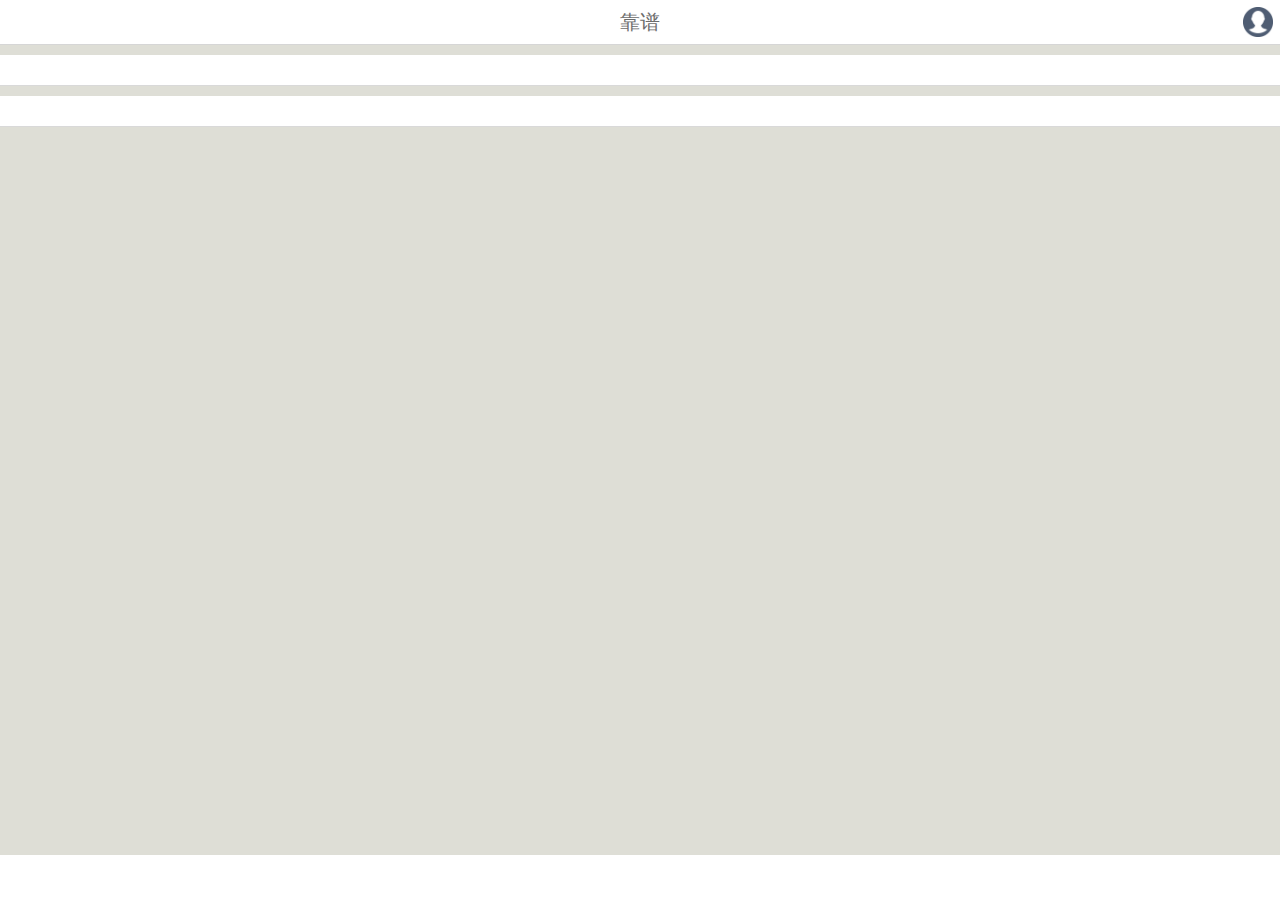
<file: detail.html>
<!DOCTYPE html>
<html>
	<head>
		<meta charset="UTF-8">
		<title>用户信息</title>
		<meta http-equiv="Cache-Control" content="no-siteapp"/>
		<meta name="viewport" content="width=device-width,initial-scale=1.0,maximum-scale=1.0,user-scalable=no"/>
        <link rel="stylesheet" type="text/css" href="css/com.css"/>
        <link rel="stylesheet" type="text/css" href="css/detail.css"/>
        <script type="text/javascript" src="js/common.js" ></script>
	</head>
	<body>
		<header id="header">
			<div id="back" style="visibility:hidden" class="nvbt iback" onclick="plus.runtime.quit()"></div>
			<div class="nvtt">靠谱</div>
			<div class="profile" onclick="clicked('about.html','zoom-fade-out',true)">
				<img src="img/profle.png" />
			</div>
		</header>
		<div class="content" id="J_content">
	        <div class="ibox" id="J_baseinfo">
	        	<!--<div class="head-img" onclick="clicked('home.html','zoom-fade-out',true)">
	        		<img src="{head}"/>
		        </div>
				<div class="idetail">
					<h3>{name} <i class="{sex}"></i></h3>
					<p>{age}{height}{education}{marriage}</p>
					<p>{signature}</p>
				</div>-->
        	</div>
        	
        	<div class="pbox" id="J_user_description">
        	</div>
        </div>
        <script type="text/javascript" src="js/jquery-3.1.1.min.js" ></script>
        <script type="text/javascript" src="js/oneday/detail.js" ></script>
	</body>
</html>
</file>
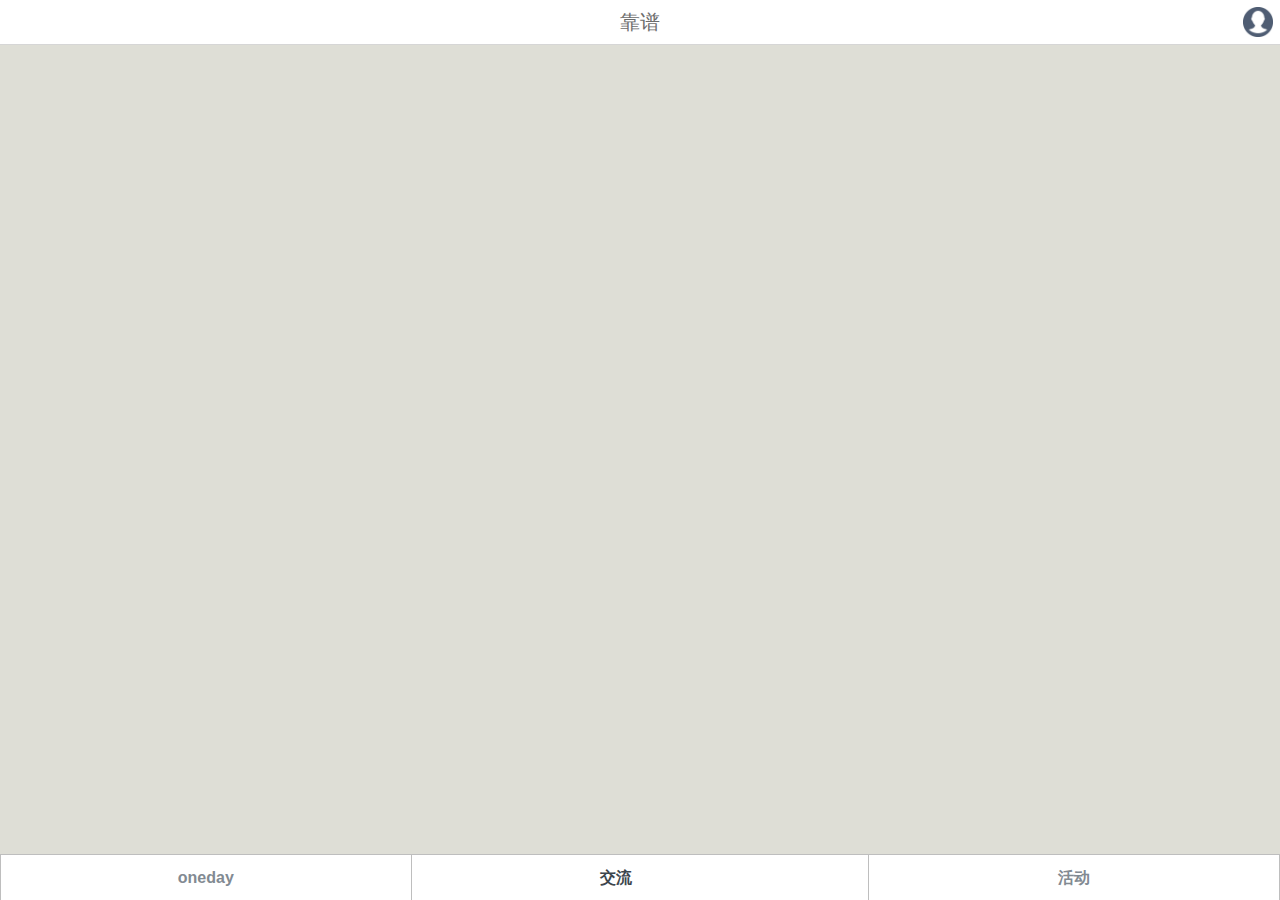
<file: friend.html>
<!DOCTYPE html>
<html lang="en">
    <head>
        <meta charset="UTF-8">
        <meta name="viewport" content="width=device-width,initial-scale=1.0,maximum-scale=1.0,user-scalable=no"/>
        <title>Title</title>
        <meta http-equiv="Cache-Control" content="no-siteapp"/>
        <link rel="stylesheet" type="text/css" href="css/base.css"/>
        <link rel="stylesheet" type="text/css" href="css/com.css"/>
        <link rel="stylesheet" type="text/css" href="css/friend.css"/>
        <link rel="stylesheet" type="text/css" href="css/chat.css"/>
        <script type="text/javascript" src="js/common.js" ></script>
		<script src="js/oneday/trd/NIM_Web_SDK_v3.4.0.js"></script>
    	<script src="js/oneday/trd/NIM_Web_NIM_v3.4.0.js"></script>
    </head>
<body>
	
	<div class="pageview"  id="view-list">
		<header class="header">
			<div id="back" style="visibility:hidden" class="nvbt iback" onclick="plus.runtime.quit()"></div>
			<div class="nvtt">靠谱</div>
			<div class="profile" onclick="clicked('about.html','zoom-fade-out',true)">
				<img src="img/profle.png" />
			</div>
		</header>
		<div class="content" id="J_content">
		        
		</div>
		<div class="nav">
		    <ul>
		        <li onclick="clicked('index.html');">
		            oneday
		        </li>
		        <li class="checked-color"  onclick="clicked('friend.html');">
		        	交流
		        </li>
		        <li>
		        	活动
		        </li>
		    </ul>
		</div>
	</div>
	<div class="pageview" style="display: none;" id="view-chat">
		<header class="header">
			<div class="back iback" onclick="od.base.forward('view-list','right')"></div>
			<div class="nvname">abel</div>
			<div class="profile" onclick="clicked('about.html','zoom-fade-out',true)">
				<img src="img/profle.png" />
			</div>
		</header>
		<div class="chat-window" >
			<div class="chat-content" id="chat-cont-10">
				<div class="chat-recordbox">
					<div class="user"><img src="img/helloh5.jpg"/></div>
					<div class="chat-recordtextbg">&nbsp;</div>
					<div class="chat-recordtext">
						<h3>对方的回答：理论上是不可以的，现在中是可以的。1个男人+1个女人=1个家庭</h3>
					</div>
				</div>
				<div class="chat-recordboxme">
					<div class="user"><img src="img/helloh5.jpg"/></div>
					<div class="chat-recordtextbg">&nbsp;</div>
					<div class="chat-recordtext">
						<h3>对方的回答：理论上是不可以的，现在中是可以的。1个男人+1个女人=1个家庭</h3>
					</div>
				</div>
				<div class="chat-recordbox">
					<div class="user"><img src="img/helloh5.jpg"/></div>
					<div class="chat-recordtextbg">&nbsp;</div>
					<div class="chat-recordtext">
						<h3>对方的回答：理论上是不可以的，现在中是可以的。1个男人+1个女人=1个家庭</h3>
					</div>
				</div>
				<div class="chat-recordboxme">
					<div class="user"><img src="img/helloh5.jpg"/></div>
					<div class="chat-recordtextbg">&nbsp;</div>
					<div class="chat-recordtext">
						<h3>对方的回答：理论上是不可以的，现在中是可以的。1个男人+1个女人=1个家庭</h3>
					</div>
				</div>
				<div class="chat-recordbox">
					<div class="user"><img src="img/helloh5.jpg"/></div>
					<div class="chat-recordtextbg">&nbsp;</div>
					<div class="chat-recordtext">
						<h3>对方的回答：理论上是不可以的，现在中是可以的。1个男人+1个女人=1个家庭</h3>
					</div>
				</div>
				<div class="chat-recordboxme">
					<div class="user"><img src="img/helloh5.jpg"/></div>
					<div class="chat-recordtextbg">&nbsp;</div>
					<div class="chat-recordtext">
						<h3>对方的回答：理论上是不可以的，现在中是可以的。1个男人+1个女人=1个家庭</h3>
					</div>
				</div>
				<div class="chat-recordbox">
					<div class="user"><img src="img/helloh5.jpg"/></div>
					<div class="chat-recordtextbg">&nbsp;</div>
					<div class="chat-recordtext">
						<h3>对方的回答：理论上是不可以的，现在中是可以的。1个男人+1个女人=1个家庭</h3>
					</div>
				</div>
				<div class="chat-recordboxme">
					<div class="user"><img src="img/helloh5.jpg"/></div>
					<div class="chat-recordtextbg">&nbsp;</div>
					<div class="chat-recordtext">
						<h3>对方的回答：理论上是不可以的，现在中是可以的。1个男人+1个女人=1个家庭</h3>
					</div>
				</div>
			</div>
		</div>
		<div class="chat-inputnav">
			<div class="chat-word">
				<input class="add-face" id="facial" type="button" title="添加表情" value="" />
				<input class="messages emotion" autocomplete="off" placeholder="在这里输入文字" id="J_message" />
				<input class="chat-send" type="button" title="发送" value="发送" />
			</div>
		</div>
	</div>
	
	
	

	<script type="text/javascript" src="js/jquery-3.1.1.min.js" ></script>
	<script type="text/javascript" src="js/oneday/trd/jquery.cookie.min.js" ></script>
	<script type="text/javascript" src="js/oneday/base.js" ></script>
	<script type="text/javascript" src="js/oneday/cache.js" ></script>
	<script type="text/javascript" src="js/oneday/friend.js" ></script>
</body>

</html>
</file>
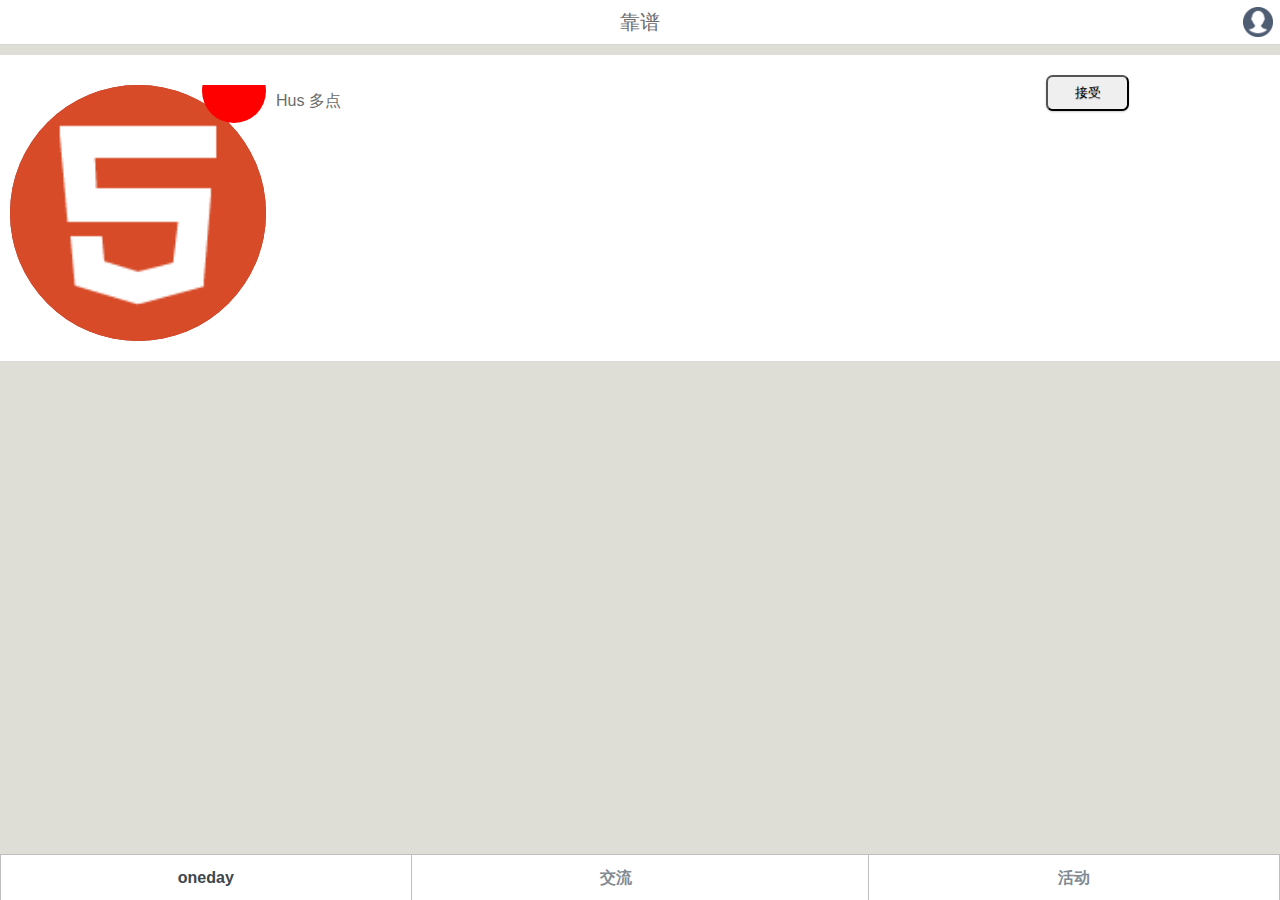
<file: home.html>
<!DOCTYPE html>
<html lang="en">
    <head>
        <meta charset="UTF-8">
        <meta name="viewport" content="width=device-width,initial-scale=1.0,maximum-scale=1.0,user-scalable=no"/>
        <title>Title</title>
        <meta http-equiv="Cache-Control" content="no-siteapp"/>
        <link rel="stylesheet" type="text/css" href="css/com.css"/>
        <link rel="stylesheet" type="text/css" href="css/home.css"/>
        <script type="text/javascript" src="js/common.js" ></script>
    </head>
<body>
<header id="header">
			<div id="back" style="visibility:hidden" class="nvbt iback" onclick="plus.runtime.quit()"></div>
			<div class="nvtt">靠谱</div>
			<div class="profile" onclick="clicked('about.html','zoom-fade-out',true)">
				<img src="img/profle.png" />
			</div>
</header>
<div class="content">
<!--        <div class="item">
        	<div class="ibox">
        		<a href="home.html"><img src="img/orientationc.png" /></a>
        		<div class="icont">
        			<p>小星星</p>
        			<p>来吧，let me find you</p>
        			<p>来吧，let me find you来吧，let me find you来吧，
        				let me find you来吧，let me find you来吧，let me find you来吧，
        				let me find you来吧，let me find you来吧，let me find you来吧，
        				let me find you来吧，let me find you来吧，let me find you来吧，let me find you
        			</p>
        		</div>
        	</div>
			<div class="ibot">
				<div class="timeline">15分钟</div>
				<div class="coment">200回复</div>
			</div>
        </div>
        
        -->
        
        <div class="item user-box" onclick="clicked('detail.html','zoom-fade-out',true)">
        	<div class="user-img">
        		<div class="unread-count circle">1</div>
        		<img src="img/ui.png" class="circle"/>
	        </div>
			<div class="user-u">
				<p>Hus 多点</p>
			</div>
        	<button  onclick="clicked('about.html','zoom-fade-out',true)" class="btn btn-acpt">
        		接受
        	</button>
        	<div style="clear: both;"></div>
        </div>
       
</div>
<div class="nav">
    <ul>
        <li class="checked-color">
            oneday
        </li>
        <li onclick="clicked('friend.html','zoom-fade-out',true)">
        	交流
        </li>
        <li>
        	活动
        </li>
    </ul>
</div>
<script type="text/javascript" src="js/jquery-3.1.1.min.js" ></script>
<script type="text/javascript" src="js/oneday/home.js" ></script>
</body>
</html>
</file>
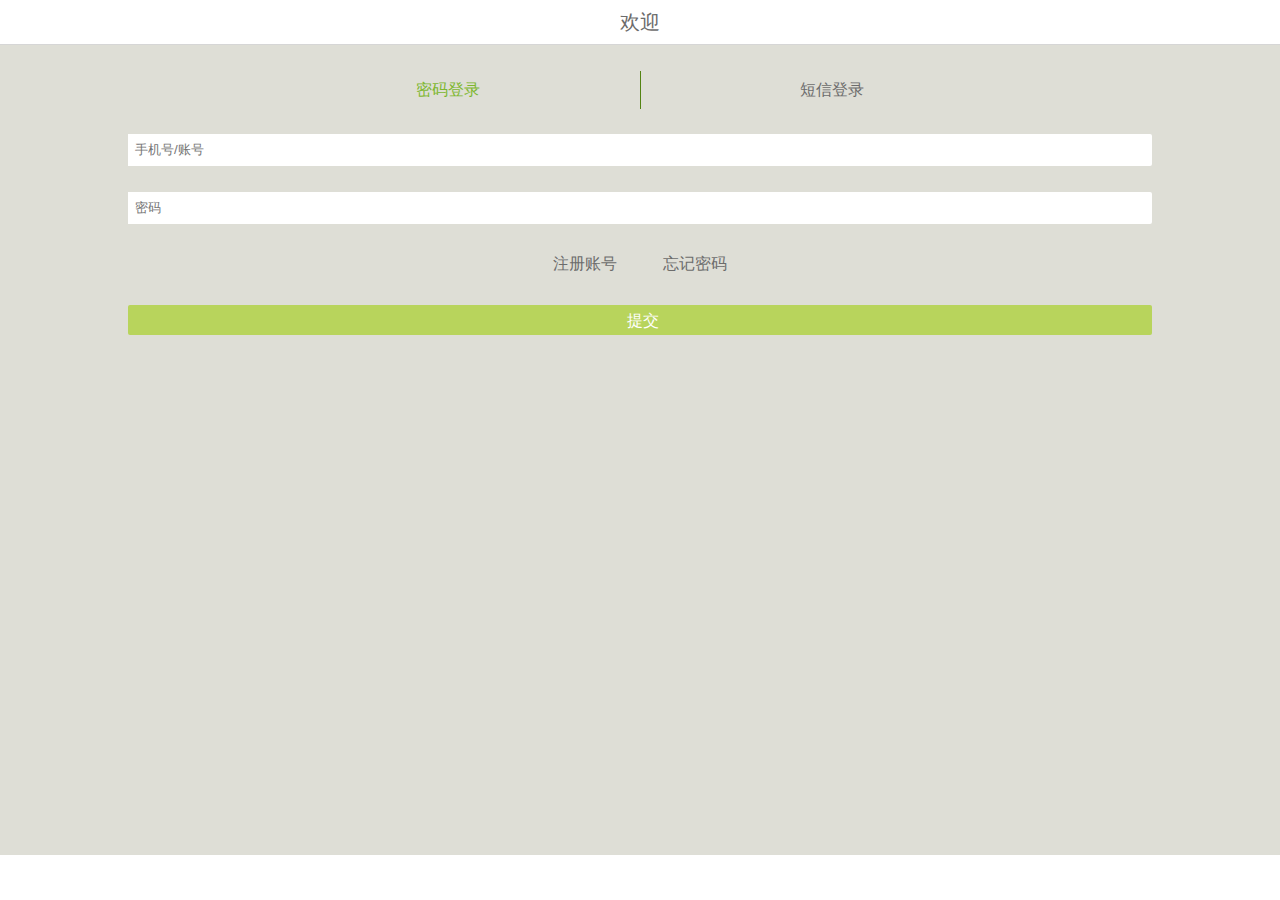
<file: login.html>
<!DOCTYPE html>
<html>
	<head>
		<meta charset="UTF-8">
		<title>欢迎</title>
		<meta name="viewport" content="width=device-width,initial-scale=1.0,maximum-scale=1.0,user-scalable=no"/>
		<link rel="stylesheet" type="text/css" href="css/com.css"/>
		<link rel="stylesheet" type="text/css" href="css/login.css"/>
        <script type="text/javascript" src="js/common.js" ></script>
	</head>
	<body>
		<header id="header">
			<div id="back" style="visibility:hidden" class="nvbt iback" onclick="plus.runtime.quit()"></div>
			<div class="nvtt">欢迎</div>
		
		</header>
		<div class="content">
			<div class="">
				<ul class="tab">
					<li class="border-right current" data-id="J_passbox">密码登录</li>
					<li  data-id="J_codebox">短信登录</li>
				</ul>
				<div class="tab-cont" id="J_passbox">
					<div class="input-name">
						<input type="text" placeholder="手机号/账号" name="name"/>
					</div>
					<div class="input-password">
						<input type="password" placeholder="密码" name="password"/>
					</div>
					<div class="input-submit">
						<a href="about.html" >注册账号</a>
						<a href="about.html" >忘记密码</a>
					</div>
					<div class="input-submit">
						<input type="button" id="J_passsub" value="提交"/>
					</div>
				</div>
				<div class="tab-cont" id="J_codebox" style="display: none;">
					<div class="input-name">
						<input type="text" placeholder="手机号" name="phone"/>
					</div>
					<div class="input-box input-code">
						<input type="text" class="code" placeholder="输入验证码" name="code"/>
						<input type="button" class="btn-code" value="获取验证码"/>
					</div>
					<div class="input-submit">
						<a href="about.html" >注册账号</a>
						<a href="about.html" >忘记密码</a>
					</div>
					<div class="input-submit">
						<input type="button" value="提交"/>
					</div>
				</div>
			</div>
		</div>
		<script type="text/javascript" src="js/jquery-3.1.1.min.js" ></script>
		<script type="text/javascript" src="js/oneday/trd/jquery.cookie.min.js" ></script>
		<script type="text/javascript" src="js/oneday/login.js" ></script>
	</body>
</html>
</file>
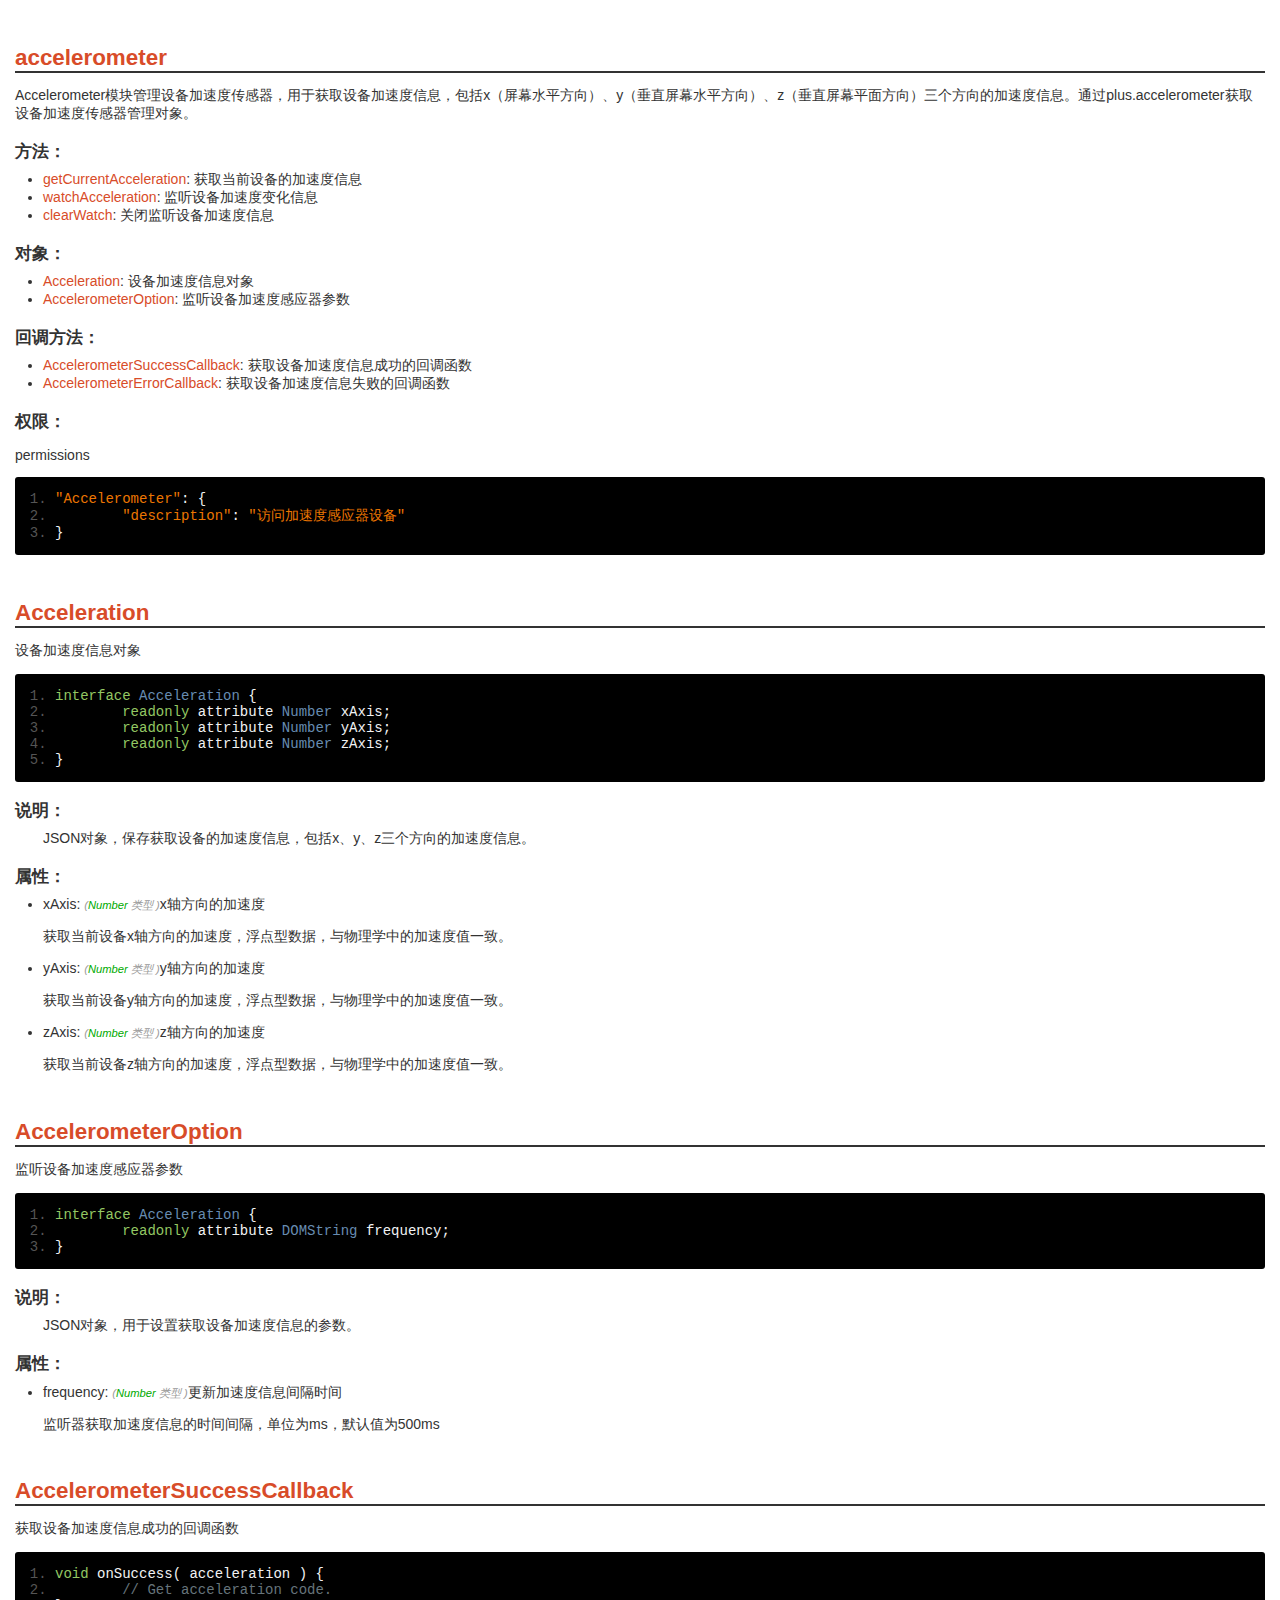
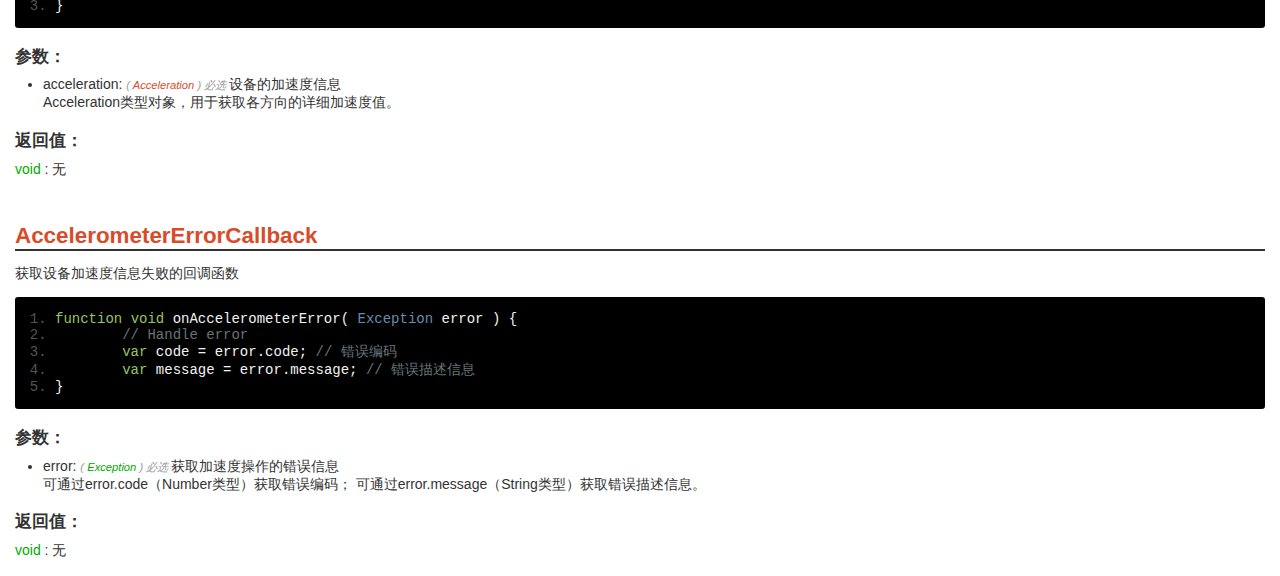
<file: doc/accelerometer.html>
<!DOCTYPE HTML>
<html>
<head>
<meta charset="utf-8">
<meta name="viewport" content="initial-scale=1.0, minimum-scale=1.0, maximum-scale=1.0, user-scalable=no">
<meta name="HandheldFriendly" content="true">
<meta name="MobileOptimized" content="320">
<title>Hello H5+</title>
<link rel="stylesheet" type="text/css" href="res/doc.css" charset="utf-8">
<link rel="stylesheet" type="text/css" href="res/prettify.sons.css" charset="utf-8">
<script type="text/javascript" src="res/doc.js" charset="utf-8"></script><script type="text/javascript" src="res/prettify.js" charset="utf-8"></script>
</head>
<body><div id="content" class="content">
<h1><a name="plus.accelerometer">accelerometer</a></h1>
<p>Accelerometer模块管理设备加速度传感器，用于获取设备加速度信息，包括x（屏幕水平方向）、y（垂直屏幕水平方向）、z（垂直屏幕平面方向）三个方向的加速度信息。通过plus.accelerometer获取设备加速度传感器管理对象。</p>
<h2>方法：</h2>
<ul>
<li>
<a href="#plus.accelerometer.getCurrentAcceleration">getCurrentAcceleration</a>: 获取当前设备的加速度信息</li>
<li>
<a href="#plus.accelerometer.watchAcceleration">watchAcceleration</a>: 监听设备加速度变化信息</li>
<li>
<a href="#plus.accelerometer.clearWatch">clearWatch</a>: 关闭监听设备加速度信息</li>
</ul>
<h2>对象：</h2>
<ul>
<li>
<a href="#plus.accelerometer.Acceleration">Acceleration</a>: 设备加速度信息对象</li>
<li>
<a href="#plus.accelerometer.AccelerometerOption">AccelerometerOption</a>: 监听设备加速度感应器参数</li>
</ul>
<h2>回调方法：</h2>
<ul>
<li>
<a href="#plus.accelerometer.AccelerometerSuccessCallback">AccelerometerSuccessCallback</a>: 获取设备加速度信息成功的回调函数</li>
<li>
<a href="#plus.accelerometer.AccelerometerErrorCallback">AccelerometerErrorCallback</a>: 获取设备加速度信息失败的回调函数</li>
</ul>
<h2>权限：</h2>
<p>permissions</p>
<pre class="prettyprint linenums">
"Accelerometer": {
	"description": "访问加速度感应器设备"
}
			</pre>
<h1><a name="plus.accelerometer.Acceleration">Acceleration</a></h1>
<p>设备加速度信息对象</p>
<pre class="prettyprint linenums">
interface Acceleration {
	readonly attribute Number xAxis;
	readonly attribute Number yAxis;
	readonly attribute Number zAxis;  
}
				</pre>
<h2>说明：</h2>
<p class="des">
	JSON对象，保存获取设备的加速度信息，包括x、y、z三个方向的加速度信息。
				</p>
<h2>属性：</h2>
<ul>
<li>xAxis: <em>(<font class="type">Number</font>
	类型
)</em>x轴方向的加速度<br><p>获取当前设备x轴方向的加速度，浮点型数据，与物理学中的加速度值一致。</p>
</li>
<li>yAxis: <em>(<font class="type">Number</font>
	类型
)</em>y轴方向的加速度<br><p>获取当前设备y轴方向的加速度，浮点型数据，与物理学中的加速度值一致。</p>
</li>
<li>zAxis: <em>(<font class="type">Number</font>
	类型
)</em>z轴方向的加速度<br><p>获取当前设备z轴方向的加速度，浮点型数据，与物理学中的加速度值一致。</p>
</li>
</ul>
<h1><a name="plus.accelerometer.AccelerometerOption">AccelerometerOption</a></h1>
<p>监听设备加速度感应器参数</p>
<pre class="prettyprint linenums">
interface Acceleration {
	readonly attribute DOMString frequency;
}
				</pre>
<h2>说明：</h2>
<p class="des">
	JSON对象，用于设置获取设备加速度信息的参数。
				</p>
<h2>属性：</h2>
<ul><li>frequency: <em>(<font class="type">Number</font>
	类型
)</em>更新加速度信息间隔时间<br><p>监听器获取加速度信息的时间间隔，单位为ms，默认值为500ms</p>
</li></ul>
<h1><a name="plus.accelerometer.AccelerometerSuccessCallback">AccelerometerSuccessCallback</a></h1>
<p>获取设备加速度信息成功的回调函数</p>
<pre class="prettyprint linenums">
void onSuccess( acceleration ) {
	// Get acceleration code.
}
				</pre>
<h2>参数：</h2>
<ul><li>acceleration: 
		<em>(
			<a href="#plus.accelerometer.Acceleration">Acceleration</a>
			)
			必选 </em>设备的加速度信息<br>
	Acceleration类型对象，用于获取各方向的详细加速度值。
						</li></ul>
<h2>返回值：</h2>
<font class="type">void</font>
			: 无<h1><a name="plus.accelerometer.AccelerometerErrorCallback">AccelerometerErrorCallback</a></h1>
<p>获取设备加速度信息失败的回调函数</p>
<pre class="prettyprint linenums">
function void onAccelerometerError( Exception error ) {
	// Handle error
	var code = error.code; // 错误编码
	var message = error.message; // 错误描述信息
}
				</pre>
<h2>参数：</h2>
<ul><li>error: 
		<em>(
			<font class="type">Exception</font>
			)
			必选 </em>获取加速度操作的错误信息<br>
	可通过error.code（Number类型）获取错误编码；
	可通过error.message（String类型）获取错误描述信息。
						</li></ul>
<h2>返回值：</h2>
<font class="type">void</font>
			: 无<br><br>
</div></body>
</html>
</file>
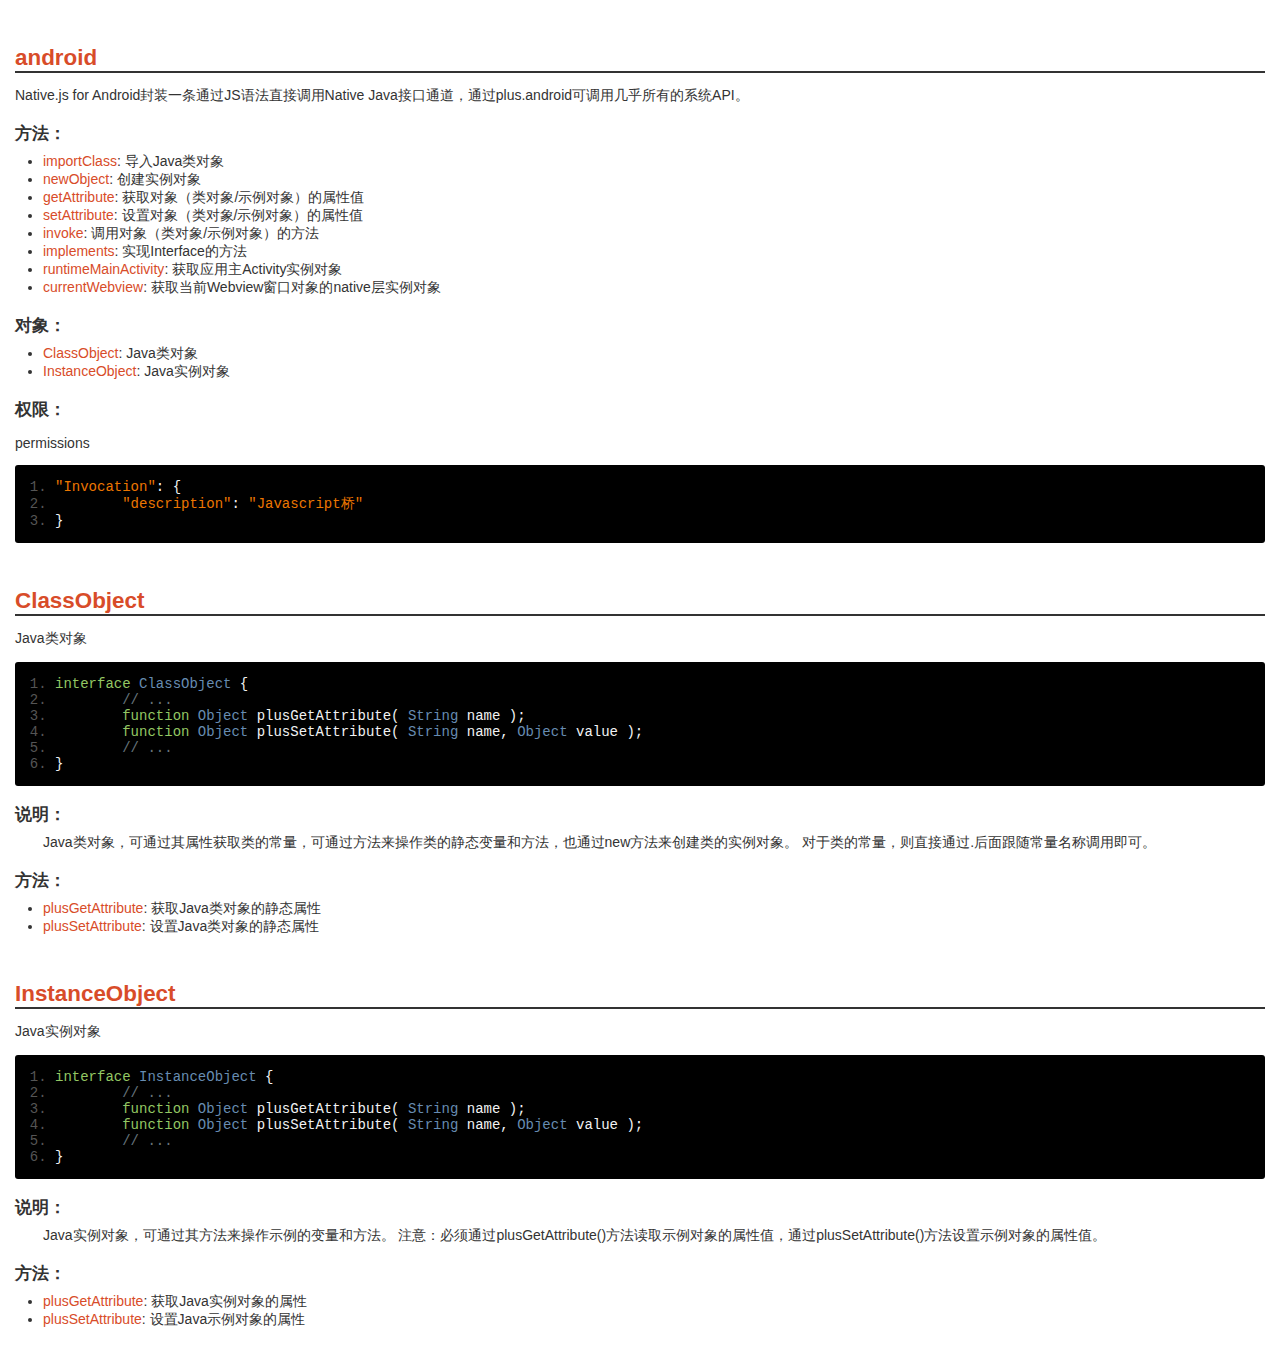
<file: doc/android.html>
<!DOCTYPE HTML>
<html>
<head>
<meta charset="utf-8">
<meta name="viewport" content="initial-scale=1.0, minimum-scale=1.0, maximum-scale=1.0, user-scalable=no">
<meta name="HandheldFriendly" content="true">
<meta name="MobileOptimized" content="320">
<title>Hello H5+</title>
<link rel="stylesheet" type="text/css" href="res/doc.css" charset="utf-8">
<link rel="stylesheet" type="text/css" href="res/prettify.sons.css" charset="utf-8">
<script type="text/javascript" src="res/doc.js" charset="utf-8"></script><script type="text/javascript" src="res/prettify.js" charset="utf-8"></script>
</head>
<body><div id="content" class="content">
<h1><a name="plus.android">android</a></h1>
<p>Native.js for Android封装一条通过JS语法直接调用Native Java接口通道，通过plus.android可调用几乎所有的系统API。</p>
<h2>方法：</h2>
<ul>
<li>
<a href="#plus.android.importClass">importClass</a>: 导入Java类对象</li>
<li>
<a href="#plus.android.newObject">newObject</a>: 创建实例对象</li>
<li>
<a href="#plus.android.getAttribute">getAttribute</a>: 获取对象（类对象/示例对象）的属性值</li>
<li>
<a href="#plus.android.setAttribute">setAttribute</a>: 设置对象（类对象/示例对象）的属性值</li>
<li>
<a href="#plus.android.invoke">invoke</a>: 调用对象（类对象/示例对象）的方法</li>
<li>
<a href="#plus.android.implements">implements</a>: 实现Interface的方法</li>
<li>
<a href="#plus.android.runtimeMainActivity">runtimeMainActivity</a>: 获取应用主Activity实例对象</li>
<li>
<a href="#plus.android.currentWebview">currentWebview</a>: 获取当前Webview窗口对象的native层实例对象</li>
</ul>
<h2>对象：</h2>
<ul>
<li>
<a href="#plus.android.ClassObject">ClassObject</a>: Java类对象</li>
<li>
<a href="#plus.android.InstanceObject">InstanceObject</a>: Java实例对象</li>
</ul>
<h2>权限：</h2>
<p>permissions</p>
<pre class="prettyprint linenums">
"Invocation": {
	"description": "Javascript桥"
}
			</pre>
<h1><a name="plus.android.ClassObject">ClassObject</a></h1>
<p>Java类对象</p>
<pre class="prettyprint linenums">
interface ClassObject {
	// ...
	function Object plusGetAttribute( String name );
	function Object plusSetAttribute( String name, Object value );
	// ...
}
				</pre>
<h2>说明：</h2>
<p class="des">
	Java类对象，可通过其属性获取类的常量，可通过方法来操作类的静态变量和方法，也通过new方法来创建类的实例对象。
	对于类的常量，则直接通过.后面跟随常量名称调用即可。
				</p>
<h2>方法：</h2>
<ul>
<li>
<a href="#plus.android.ClassObject.plusGetAttribute">plusGetAttribute</a>: 获取Java类对象的静态属性</li>
<li>
<a href="#plus.android.ClassObject.plusSetAttribute">plusSetAttribute</a>: 设置Java类对象的静态属性</li>
</ul>
<h1><a name="plus.android.InstanceObject">InstanceObject</a></h1>
<p>Java实例对象</p>
<pre class="prettyprint linenums">
interface InstanceObject {
	// ...
	function Object plusGetAttribute( String name );
	function Object plusSetAttribute( String name, Object value );
	// ...
}
				</pre>
<h2>说明：</h2>
<p class="des">
	Java实例对象，可通过其方法来操作示例的变量和方法。
	注意：必须通过plusGetAttribute()方法读取示例对象的属性值，通过plusSetAttribute()方法设置示例对象的属性值。
				</p>
<h2>方法：</h2>
<ul>
<li>
<a href="#plus.android.InstanceObject.plusGetAttribute">plusGetAttribute</a>: 获取Java实例对象的属性</li>
<li>
<a href="#plus.android.InstanceObject.plusSetAttribute">plusSetAttribute</a>: 设置Java示例对象的属性</li>
</ul>
<br><br>
</div></body>
</html>
</file>
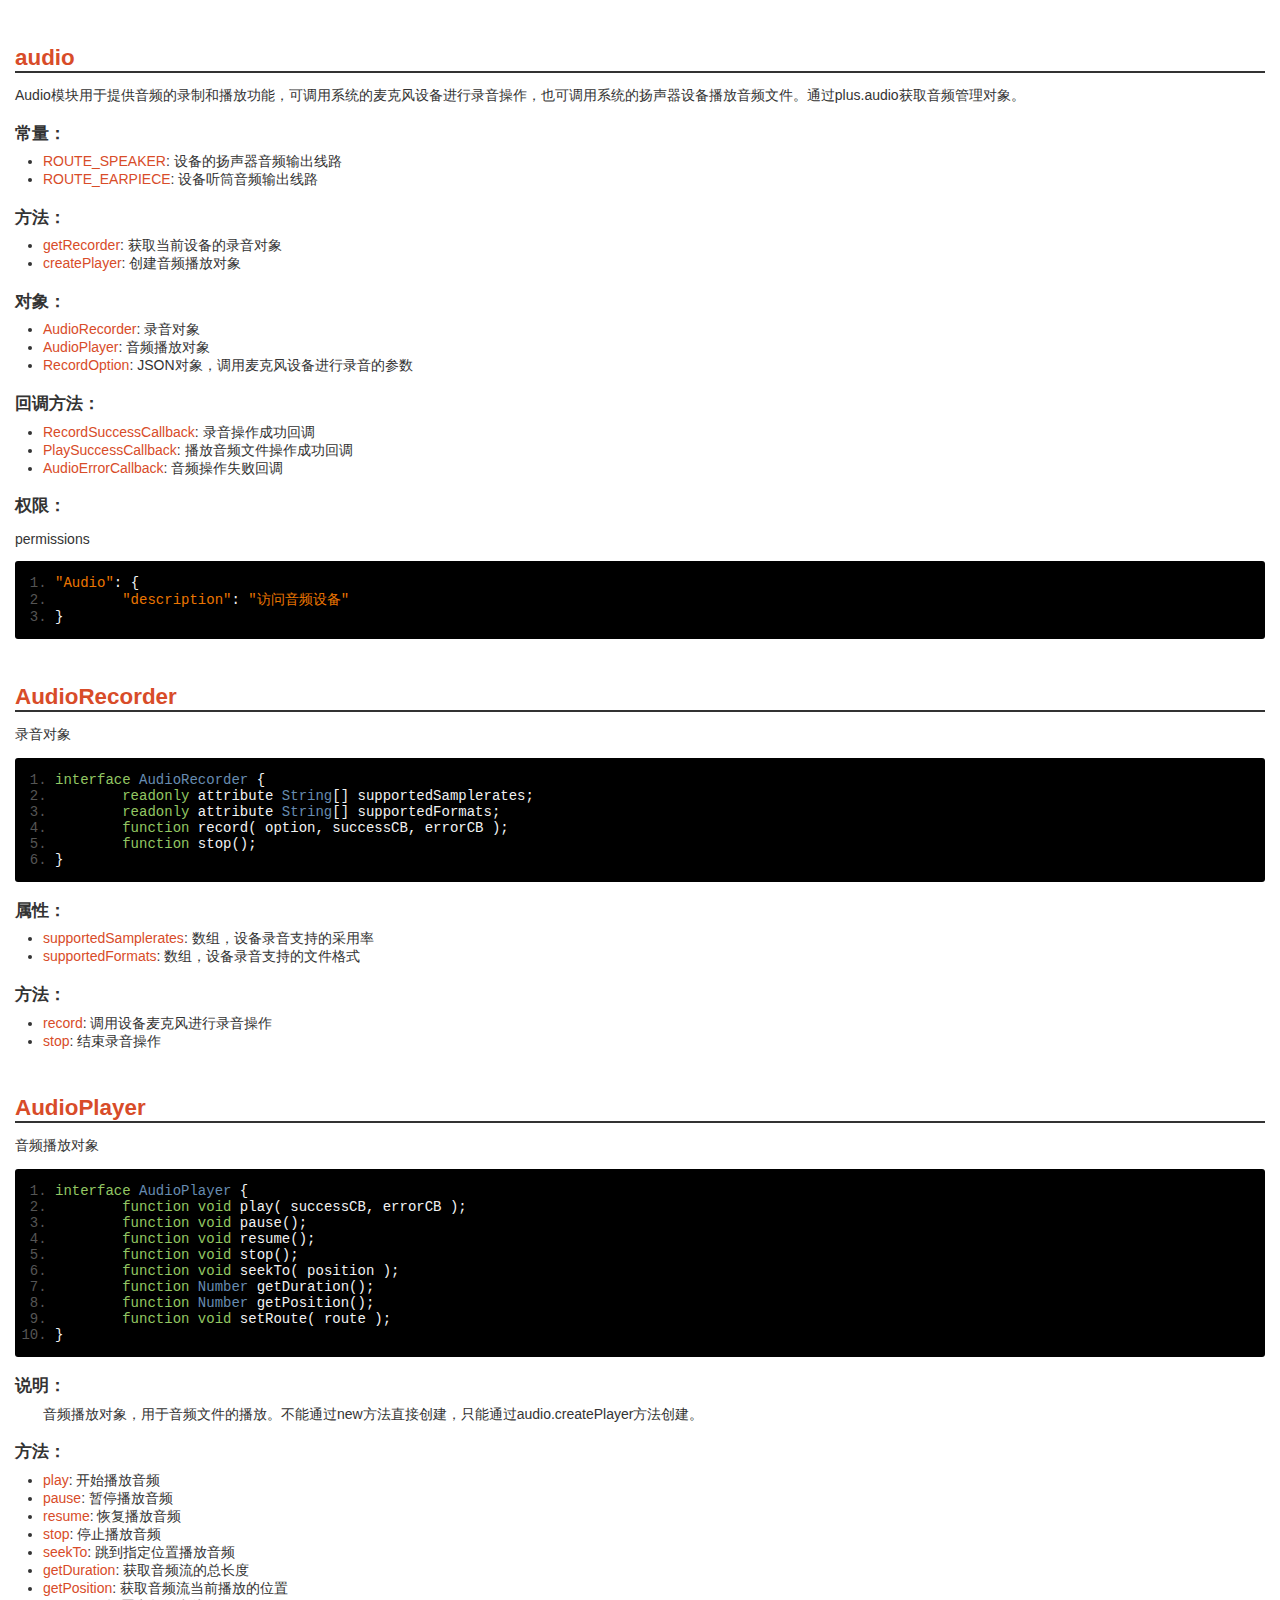
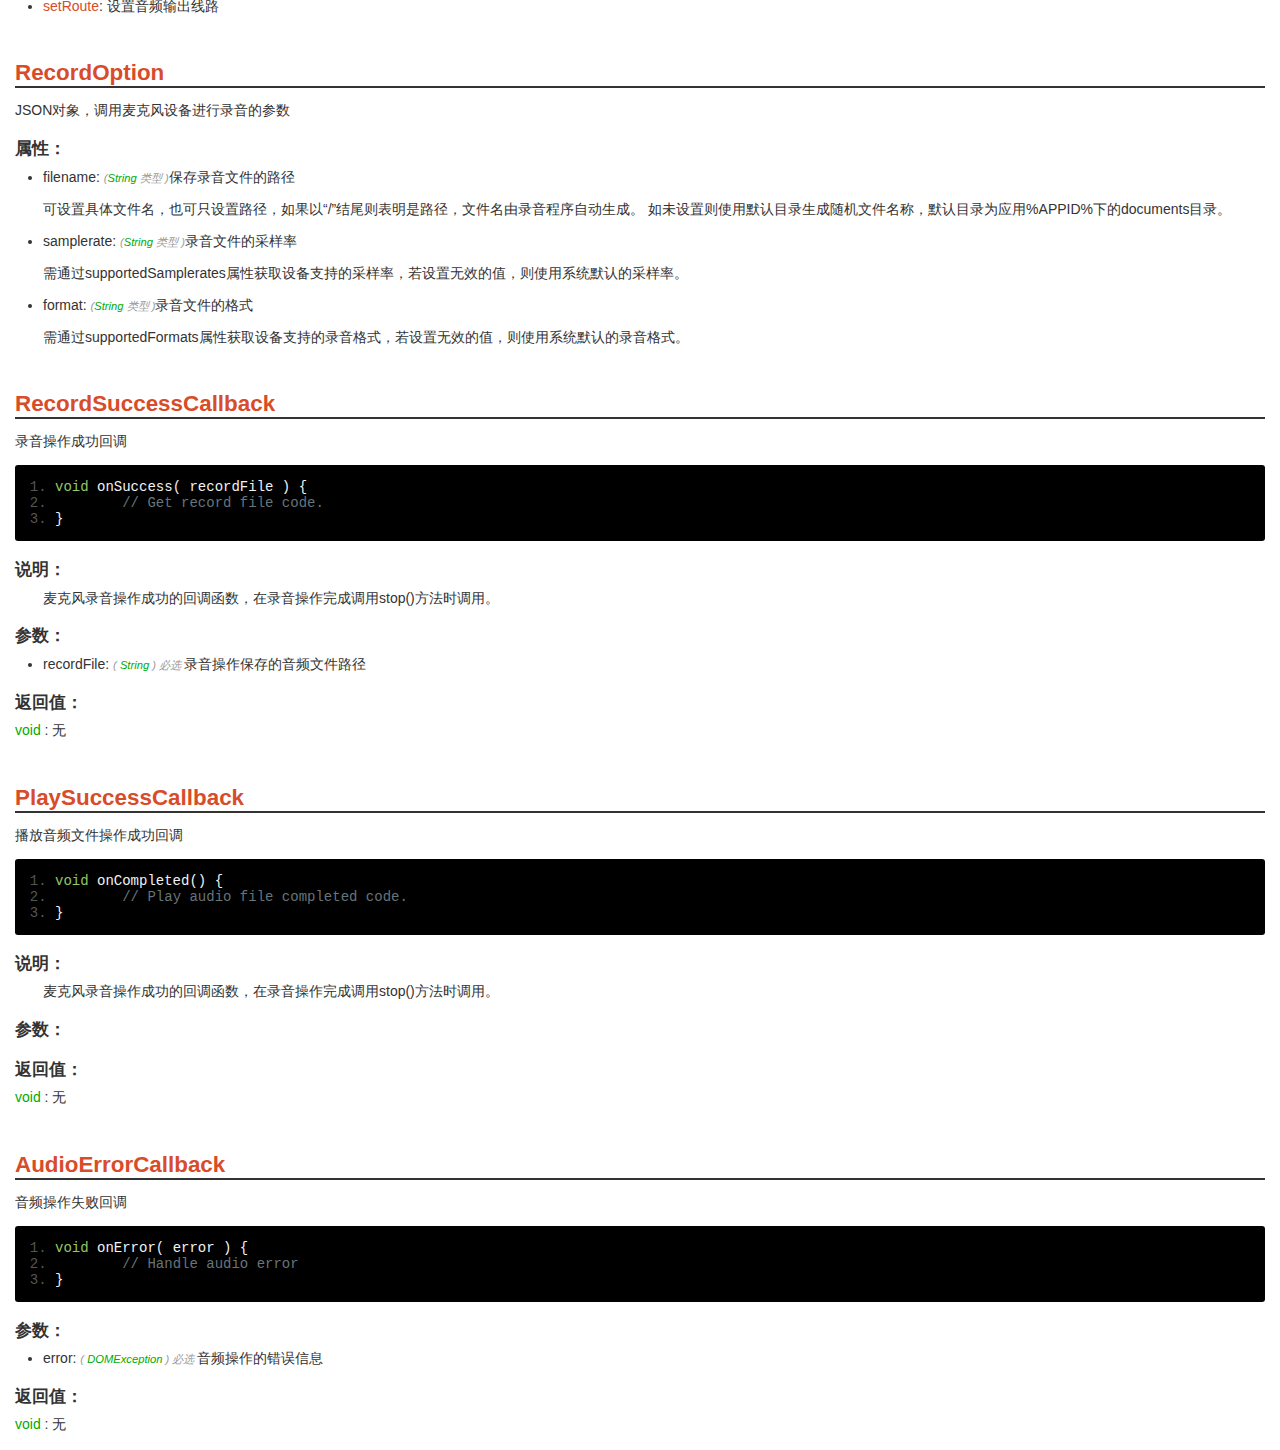
<file: doc/audio.html>
<!DOCTYPE HTML>
<html>
<head>
<meta charset="utf-8">
<meta name="viewport" content="initial-scale=1.0, minimum-scale=1.0, maximum-scale=1.0, user-scalable=no">
<meta name="HandheldFriendly" content="true">
<meta name="MobileOptimized" content="320">
<title>Hello H5+</title>
<link rel="stylesheet" type="text/css" href="res/doc.css" charset="utf-8">
<link rel="stylesheet" type="text/css" href="res/prettify.sons.css" charset="utf-8">
<script type="text/javascript" src="res/doc.js" charset="utf-8"></script><script type="text/javascript" src="res/prettify.js" charset="utf-8"></script>
</head>
<body><div id="content" class="content">
<h1><a name="plus.audio">audio</a></h1>
<p>Audio模块用于提供音频的录制和播放功能，可调用系统的麦克风设备进行录音操作，也可调用系统的扬声器设备播放音频文件。通过plus.audio获取音频管理对象。</p>
<h2>常量：</h2>
<ul>
<li>
<a href="#plus.audio.ROUTE_SPEAKER">ROUTE_SPEAKER</a>: 设备的扬声器音频输出线路</li>
<li>
<a href="#plus.audio.ROUTE_EARPIECE">ROUTE_EARPIECE</a>: 设备听筒音频输出线路</li>
</ul>
<h2>方法：</h2>
<ul>
<li>
<a href="#plus.audio.getRecorder">getRecorder</a>: 获取当前设备的录音对象</li>
<li>
<a href="#plus.audio.createPlayer">createPlayer</a>: 创建音频播放对象</li>
</ul>
<h2>对象：</h2>
<ul>
<li>
<a href="#plus.audio.AudioRecorder">AudioRecorder</a>: 录音对象</li>
<li>
<a href="#plus.audio.AudioPlayer">AudioPlayer</a>: 音频播放对象</li>
<li>
<a href="#plus.audio.RecordOption">RecordOption</a>: JSON对象，调用麦克风设备进行录音的参数</li>
</ul>
<h2>回调方法：</h2>
<ul>
<li>
<a href="#plus.audio.RecordSuccessCallback">RecordSuccessCallback</a>: 录音操作成功回调</li>
<li>
<a href="#plus.audio.PlaySuccessCallback">PlaySuccessCallback</a>: 播放音频文件操作成功回调</li>
<li>
<a href="#plus.audio.AudioErrorCallback">AudioErrorCallback</a>: 音频操作失败回调</li>
</ul>
<h2>权限：</h2>
<p>permissions</p>
<pre class="prettyprint linenums">
"Audio": {
	"description": "访问音频设备"
}
			</pre>
<h1><a name="plus.audio.AudioRecorder">AudioRecorder</a></h1>
<p>录音对象</p>
<pre class="prettyprint linenums">
interface AudioRecorder {
	readonly attribute String[] supportedSamplerates;
	readonly attribute String[] supportedFormats;
	function record( option, successCB, errorCB );
	function stop();
}
				</pre>
<h2>属性：</h2>
<ul>
<li>
<a href="#plus.audio.AudioRecorder.supportedSamplerates">supportedSamplerates</a>: 数组，设备录音支持的采用率</li>
<li>
<a href="#plus.audio.AudioRecorder.supportedFormats">supportedFormats</a>: 数组，设备录音支持的文件格式</li>
</ul>
<h2>方法：</h2>
<ul>
<li>
<a href="#plus.audio.AudioRecorder.record">record</a>: 调用设备麦克风进行录音操作</li>
<li>
<a href="#plus.audio.AudioRecorder.stop">stop</a>: 结束录音操作</li>
</ul>
<h1><a name="plus.audio.AudioPlayer">AudioPlayer</a></h1>
<p>音频播放对象</p>
<pre class="prettyprint linenums">
interface AudioPlayer {
	function void play( successCB, errorCB );
	function void pause();
	function void resume();
	function void stop();
	function void seekTo( position );
	function Number getDuration();
	function Number getPosition();
	function void setRoute( route );
}
				</pre>
<h2>说明：</h2>
<p class="des">
	音频播放对象，用于音频文件的播放。不能通过new方法直接创建，只能通过audio.createPlayer方法创建。
				</p>
<h2>方法：</h2>
<ul>
<li>
<a href="#plus.audio.AudioPlayer.play">play</a>: 开始播放音频</li>
<li>
<a href="#plus.audio.AudioPlayer.pause">pause</a>: 暂停播放音频</li>
<li>
<a href="#plus.audio.AudioPlayer.resume">resume</a>: 恢复播放音频</li>
<li>
<a href="#plus.audio.AudioPlayer.stop">stop</a>: 停止播放音频</li>
<li>
<a href="#plus.audio.AudioPlayer.seekTo">seekTo</a>: 跳到指定位置播放音频</li>
<li>
<a href="#plus.audio.AudioPlayer.getDuration">getDuration</a>: 获取音频流的总长度</li>
<li>
<a href="#plus.audio.AudioPlayer.getPosition">getPosition</a>: 获取音频流当前播放的位置</li>
<li>
<a href="#plus.audio.AudioPlayer.setRoute">setRoute</a>: 设置音频输出线路</li>
</ul>
<h1><a name="plus.audio.RecordOption">RecordOption</a></h1>
<p>JSON对象，调用麦克风设备进行录音的参数</p>
<h2>属性：</h2>
<ul>
<li>filename: <em>(<font class="type">String</font>
	类型
)</em>保存录音文件的路径<br><p>
	可设置具体文件名，也可只设置路径，如果以“/”结尾则表明是路径，文件名由录音程序自动生成。
	如未设置则使用默认目录生成随机文件名称，默认目录为应用%APPID%下的documents目录。
						</p>
</li>
<li>samplerate: <em>(<font class="type">String</font>
	类型
)</em>录音文件的采样率<br><p>
	需通过supportedSamplerates属性获取设备支持的采样率，若设置无效的值，则使用系统默认的采样率。</p>
</li>
<li>format: <em>(<font class="type">String</font>
	类型
)</em>录音文件的格式<br><p>
	需通过supportedFormats属性获取设备支持的录音格式，若设置无效的值，则使用系统默认的录音格式。
						</p>
</li>
</ul>
<h1><a name="plus.audio.RecordSuccessCallback">RecordSuccessCallback</a></h1>
<p>录音操作成功回调</p>
<pre class="prettyprint linenums">
void onSuccess( recordFile ) {
	// Get record file code.
}
				</pre>
<h2>说明：</h2>
<p class="des">麦克风录音操作成功的回调函数，在录音操作完成调用stop()方法时调用。</p>
<h2>参数：</h2>
<ul><li>recordFile: 
		<em>(
			<font class="type">String</font>
			)
			必选 </em>录音操作保存的音频文件路径<br>
</li></ul>
<h2>返回值：</h2>
<font class="type">void</font>
			: 无<h1><a name="plus.audio.PlaySuccessCallback">PlaySuccessCallback</a></h1>
<p>播放音频文件操作成功回调</p>
<pre class="prettyprint linenums">
void onCompleted() {
	// Play audio file completed code.
}
				</pre>
<h2>说明：</h2>
<p class="des">麦克风录音操作成功的回调函数，在录音操作完成调用stop()方法时调用。</p>
<h2>参数：</h2>
<ul></ul>
<h2>返回值：</h2>
<font class="type">void</font>
			: 无<h1><a name="plus.audio.AudioErrorCallback">AudioErrorCallback</a></h1>
<p>音频操作失败回调</p>
<pre class="prettyprint linenums">
void onError( error ) {
	// Handle audio error
}
				</pre>
<h2>参数：</h2>
<ul><li>error: 
		<em>(
			<font class="type">DOMException</font>
			)
			必选 </em>音频操作的错误信息<br>
</li></ul>
<h2>返回值：</h2>
<font class="type">void</font>
			: 无<br><br>
</div></body>
</html>
</file>
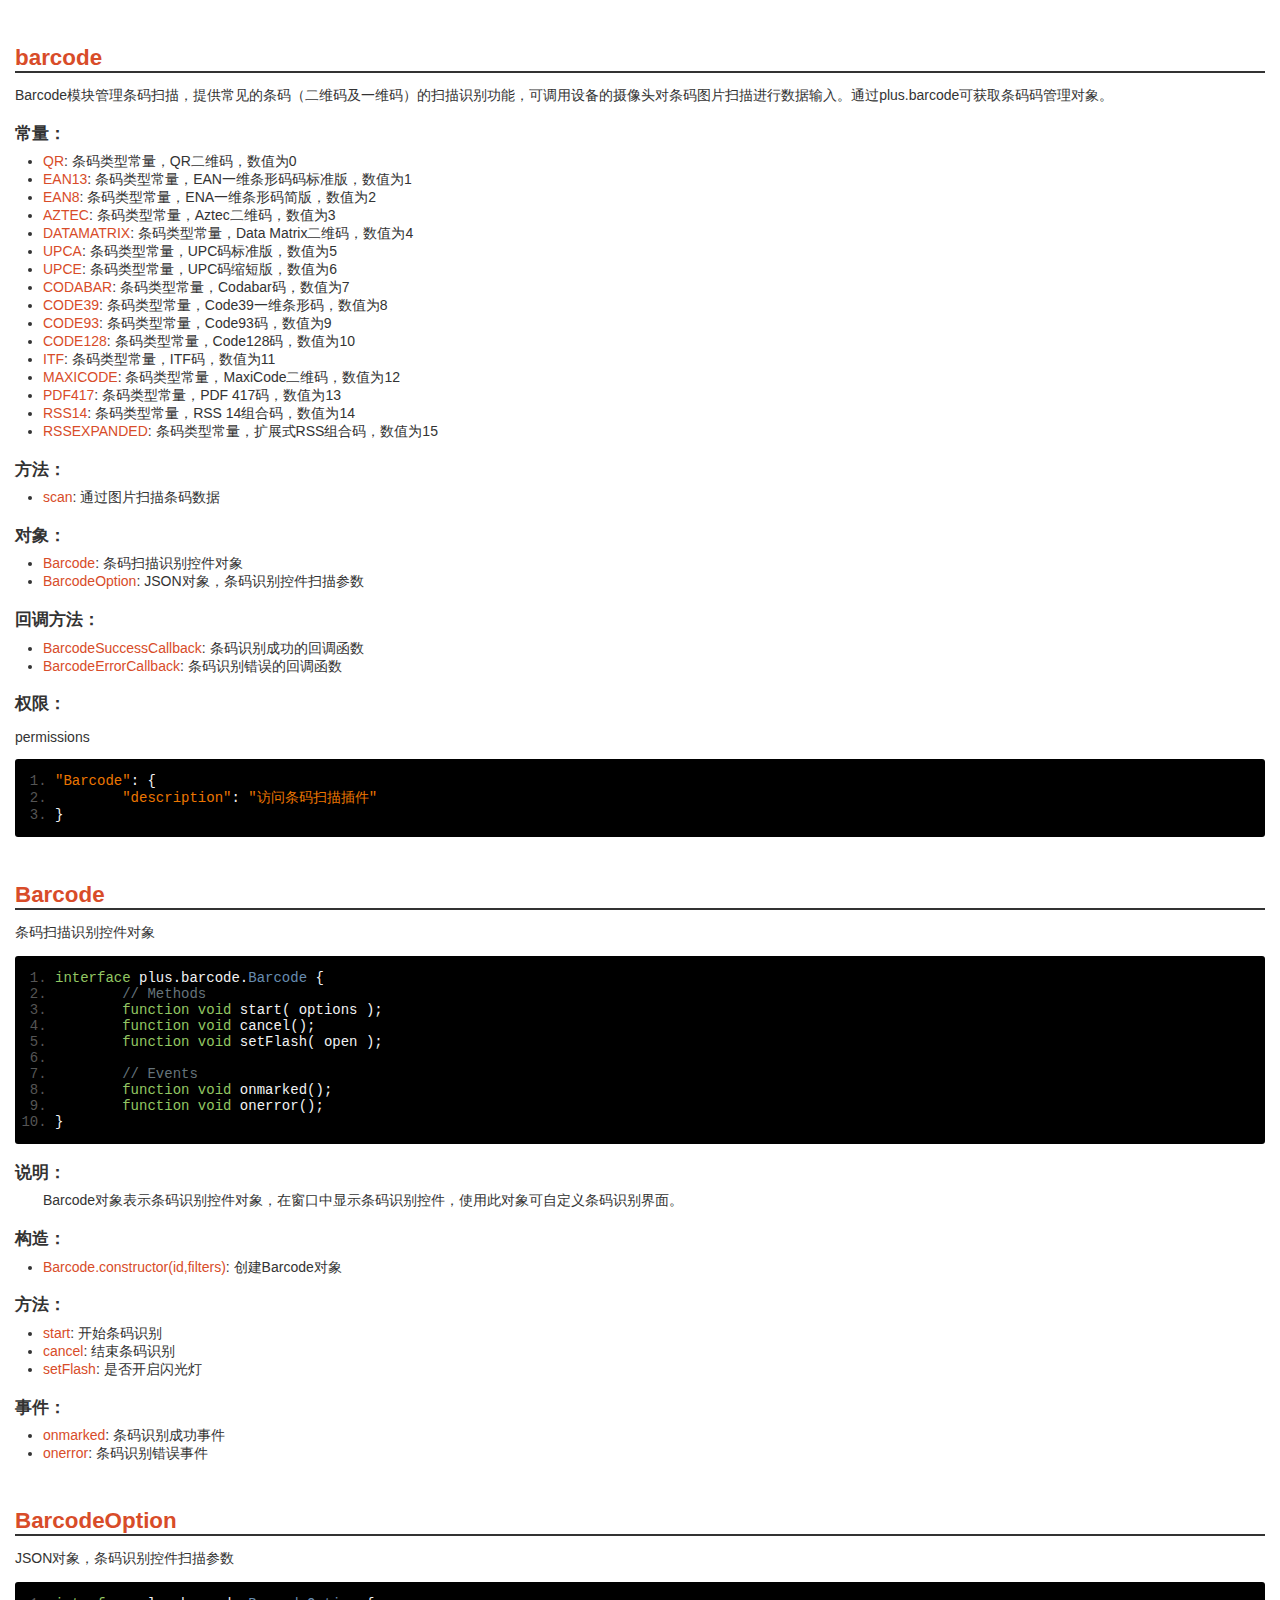
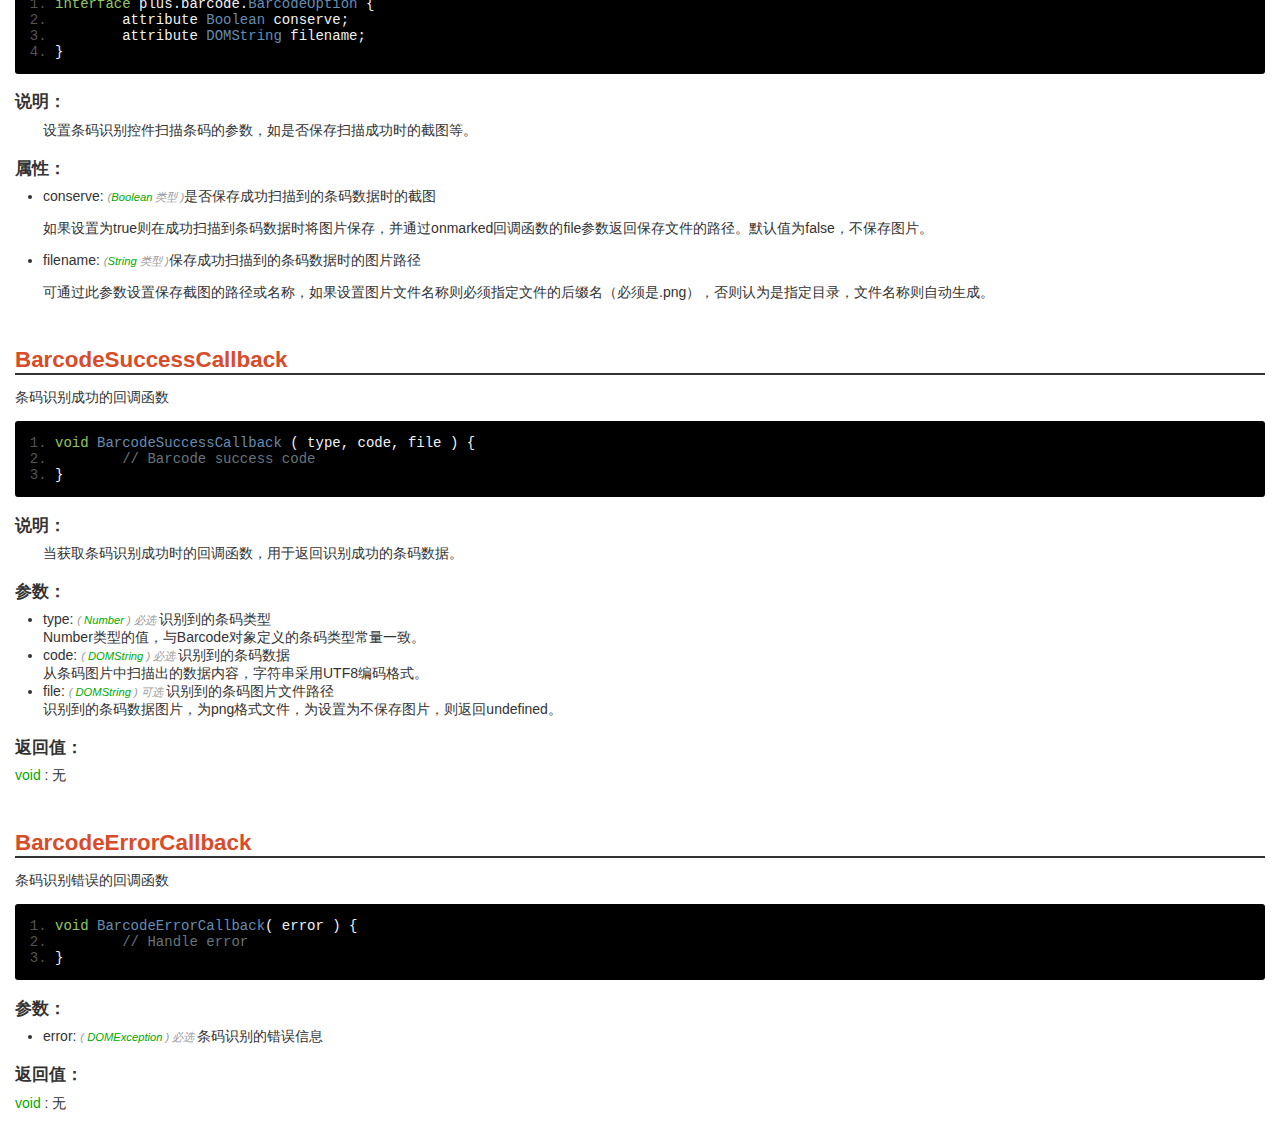
<file: doc/barcode.html>
<!DOCTYPE HTML>
<html>
<head>
<meta charset="utf-8">
<meta name="viewport" content="initial-scale=1.0, minimum-scale=1.0, maximum-scale=1.0, user-scalable=no">
<meta name="HandheldFriendly" content="true">
<meta name="MobileOptimized" content="320">
<title>Hello H5+</title>
<link rel="stylesheet" type="text/css" href="res/doc.css" charset="utf-8">
<link rel="stylesheet" type="text/css" href="res/prettify.sons.css" charset="utf-8">
<script type="text/javascript" src="res/doc.js" charset="utf-8"></script><script type="text/javascript" src="res/prettify.js" charset="utf-8"></script>
</head>
<body><div id="content" class="content">
<h1><a name="plus.barcode">barcode</a></h1>
<p>Barcode模块管理条码扫描，提供常见的条码（二维码及一维码）的扫描识别功能，可调用设备的摄像头对条码图片扫描进行数据输入。通过plus.barcode可获取条码码管理对象。</p>
<h2>常量：</h2>
<ul>
<li>
<a href="#plus.barcode.QR">QR</a>: 条码类型常量，QR二维码，数值为0</li>
<li>
<a href="#plus.barcode.EAN13">EAN13</a>: 条码类型常量，EAN一维条形码码标准版，数值为1</li>
<li>
<a href="#plus.barcode.EAN8">EAN8</a>: 条码类型常量，ENA一维条形码简版，数值为2</li>
<li>
<a href="#plus.barcode.AZTEC">AZTEC</a>: 条码类型常量，Aztec二维码，数值为3</li>
<li>
<a href="#plus.barcode.DATAMATRIX">DATAMATRIX</a>: 条码类型常量，Data Matrix二维码，数值为4</li>
<li>
<a href="#plus.barcode.UPCA">UPCA</a>: 条码类型常量，UPC码标准版，数值为5</li>
<li>
<a href="#plus.barcode.UPCE">UPCE</a>: 条码类型常量，UPC码缩短版，数值为6</li>
<li>
<a href="#plus.barcode.CODABAR">CODABAR</a>: 条码类型常量，Codabar码，数值为7</li>
<li>
<a href="#plus.barcode.CODE39">CODE39</a>: 条码类型常量，Code39一维条形码，数值为8</li>
<li>
<a href="#plus.barcode.CODE93">CODE93</a>: 条码类型常量，Code93码，数值为9</li>
<li>
<a href="#plus.barcode.CODE128">CODE128</a>: 条码类型常量，Code128码，数值为10</li>
<li>
<a href="#plus.barcode.ITF">ITF</a>: 条码类型常量，ITF码，数值为11</li>
<li>
<a href="#plus.barcode.MAXICODE">MAXICODE</a>: 条码类型常量，MaxiCode二维码，数值为12</li>
<li>
<a href="#plus.barcode.PDF417">PDF417</a>: 条码类型常量，PDF 417码，数值为13</li>
<li>
<a href="#plus.barcode.RSS14">RSS14</a>: 条码类型常量，RSS 14组合码，数值为14</li>
<li>
<a href="#plus.barcode.RSSEXPANDED">RSSEXPANDED</a>: 条码类型常量，扩展式RSS组合码，数值为15</li>
</ul>
<h2>方法：</h2>
<ul><li>
<a href="#plus.barcode.scan">scan</a>: 通过图片扫描条码数据</li></ul>
<h2>对象：</h2>
<ul>
<li>
<a href="#plus.barcode.Barcode">Barcode</a>: 条码扫描识别控件对象</li>
<li>
<a href="#plus.barcode.BarcodeOption">BarcodeOption</a>: JSON对象，条码识别控件扫描参数</li>
</ul>
<h2>回调方法：</h2>
<ul>
<li>
<a href="#plus.barcode.BarcodeSuccessCallback">BarcodeSuccessCallback</a>: 条码识别成功的回调函数</li>
<li>
<a href="#plus.barcode.BarcodeErrorCallback">BarcodeErrorCallback</a>: 条码识别错误的回调函数</li>
</ul>
<h2>权限：</h2>
<p>permissions</p>
<pre class="prettyprint linenums">
"Barcode": {
	"description": "访问条码扫描插件"
}
			</pre>
<h1><a name="plus.barcode.Barcode">Barcode</a></h1>
<p>条码扫描识别控件对象</p>
<pre class="prettyprint linenums">
interface plus.barcode.Barcode {
	// Methods
	function void start( options );
	function void cancel();
	function void setFlash( open );

	// Events
	function void onmarked();
	function void onerror();
}
				</pre>
<h2>说明：</h2>
<p class="des">
Barcode对象表示条码识别控件对象，在窗口中显示条码识别控件，使用此对象可自定义条码识别界面。
				</p>
<h2>构造：</h2>
<ul><li>
<a href="#plus.barcode.Barcode.Barcode.constructor(id,filters)">Barcode.constructor(id,filters)</a>: 创建Barcode对象</li></ul>
<h2>方法：</h2>
<ul>
<li>
<a href="#plus.barcode.Barcode.start">start</a>: 开始条码识别</li>
<li>
<a href="#plus.barcode.Barcode.cancel">cancel</a>: 结束条码识别</li>
<li>
<a href="#plus.barcode.Barcode.setFlash">setFlash</a>: 是否开启闪光灯</li>
</ul>
<h2>事件：</h2>
<ul>
<li>
<a href="#plus.barcode.Barcode.onmarked">onmarked</a>: 条码识别成功事件</li>
<li>
<a href="#plus.barcode.Barcode.onerror">onerror</a>: 条码识别错误事件</li>
</ul>
<h1><a name="plus.barcode.BarcodeOption">BarcodeOption</a></h1>
<p>JSON对象，条码识别控件扫描参数</p>
<pre class="prettyprint linenums">
interface plus.barcode.BarcodeOption {
	attribute Boolean conserve;
	attribute DOMString filename;
}
				</pre>
<h2>说明：</h2>
<p class="des">
	设置条码识别控件扫描条码的参数，如是否保存扫描成功时的截图等。
				</p>
<h2>属性：</h2>
<ul>
<li>conserve: <em>(<font class="type">Boolean</font>
	类型
)</em>是否保存成功扫描到的条码数据时的截图<br><p>
	如果设置为true则在成功扫描到条码数据时将图片保存，并通过onmarked回调函数的file参数返回保存文件的路径。默认值为false，不保存图片。
						</p>
</li>
<li>filename: <em>(<font class="type">String</font>
	类型
)</em>保存成功扫描到的条码数据时的图片路径<br><p>
	可通过此参数设置保存截图的路径或名称，如果设置图片文件名称则必须指定文件的后缀名（必须是.png），否则认为是指定目录，文件名称则自动生成。
						</p>
</li>
</ul>
<h1><a name="plus.barcode.BarcodeSuccessCallback">BarcodeSuccessCallback</a></h1>
<p>条码识别成功的回调函数</p>
<pre class="prettyprint linenums">
void BarcodeSuccessCallback ( type, code, file ) {
	// Barcode success code
}
				</pre>
<h2>说明：</h2>
<p class="des">当获取条码识别成功时的回调函数，用于返回识别成功的条码数据。</p>
<h2>参数：</h2>
<ul>
<li>type: 
		<em>(
			<font class="type">Number</font>
			)
			必选 </em>识别到的条码类型<br>Number类型的值，与Barcode对象定义的条码类型常量一致。</li>
<li>code: 
		<em>(
			<font class="type">DOMString</font>
			)
			必选 </em>识别到的条码数据<br>从条码图片中扫描出的数据内容，字符串采用UTF8编码格式。</li>
<li>file: 
		<em>(
			<font class="type">DOMString</font>
			)
			可选 </em>识别到的条码图片文件路径<br>识别到的条码数据图片，为png格式文件，为设置为不保存图片，则返回undefined。</li>
</ul>
<h2>返回值：</h2>
<font class="type">void</font>
			: 无<h1><a name="plus.barcode.BarcodeErrorCallback">BarcodeErrorCallback</a></h1>
<p>条码识别错误的回调函数</p>
<pre class="prettyprint linenums">
void BarcodeErrorCallback( error ) {
	// Handle error
}
				</pre>
<h2>参数：</h2>
<ul><li>error: 
		<em>(
			<font class="type">DOMException</font>
			)
			必选 </em>条码识别的错误信息<br>
</li></ul>
<h2>返回值：</h2>
<font class="type">void</font>
			: 无<br><br>
</div></body>
</html>
</file>
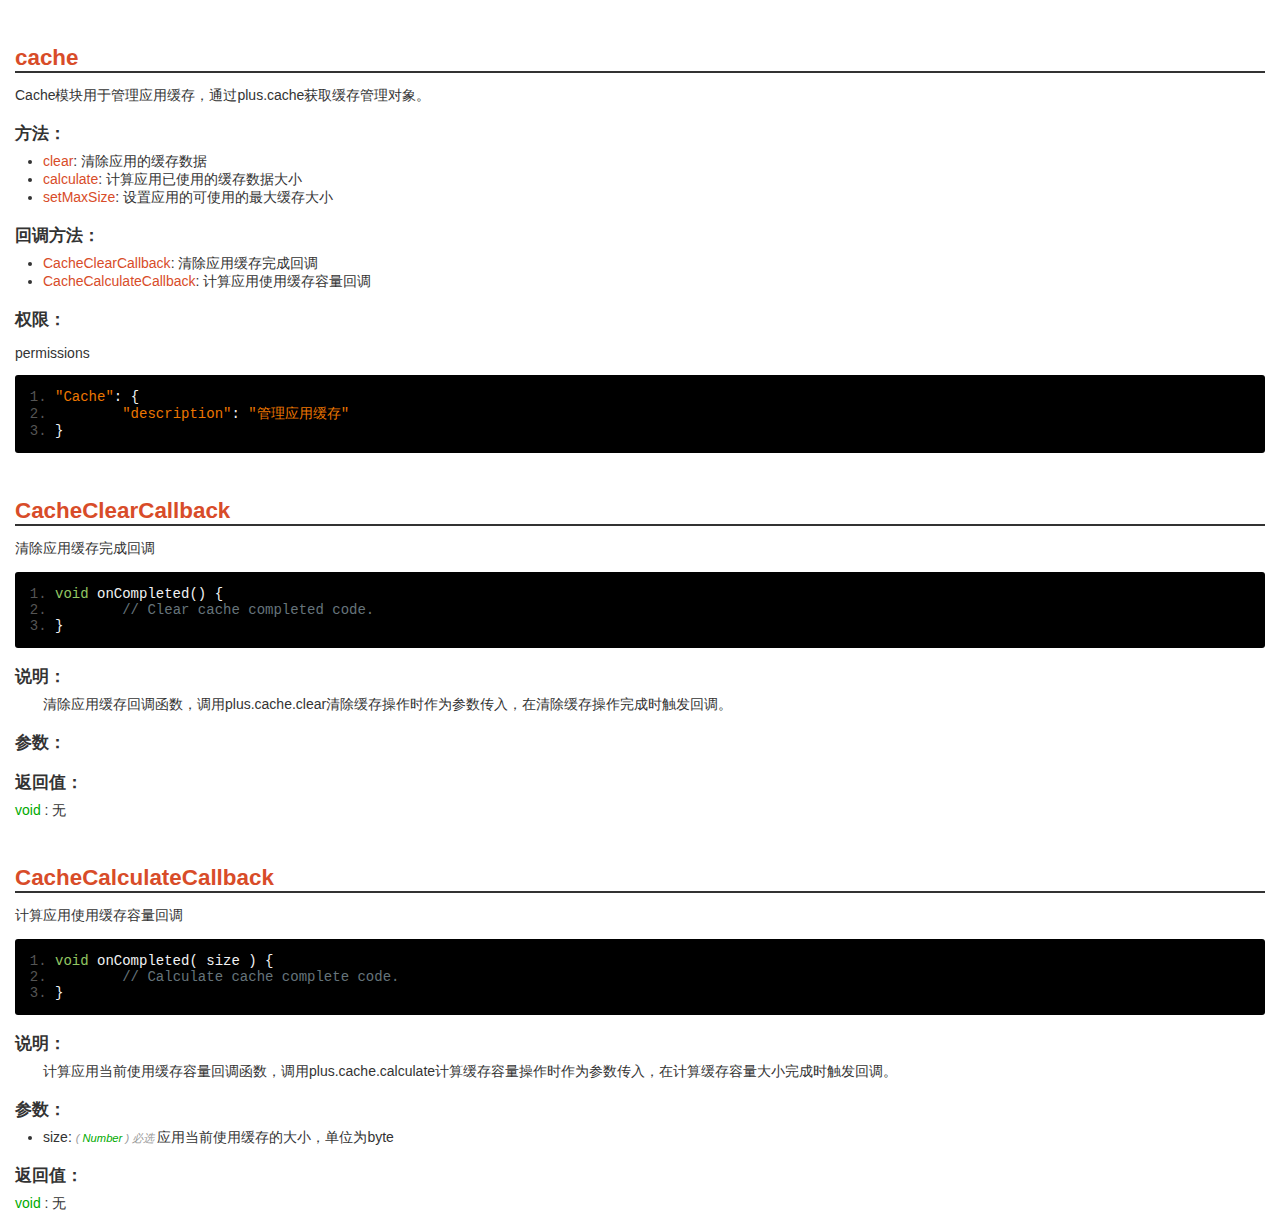
<file: doc/cache.html>
<!DOCTYPE HTML>
<html>
<head>
<meta charset="utf-8">
<meta name="viewport" content="initial-scale=1.0, minimum-scale=1.0, maximum-scale=1.0, user-scalable=no">
<meta name="HandheldFriendly" content="true">
<meta name="MobileOptimized" content="320">
<title>Hello H5+</title>
<link rel="stylesheet" type="text/css" href="res/doc.css" charset="utf-8">
<link rel="stylesheet" type="text/css" href="res/prettify.sons.css" charset="utf-8">
<script type="text/javascript" src="res/doc.js" charset="utf-8"></script><script type="text/javascript" src="res/prettify.js" charset="utf-8"></script>
</head>
<body><div id="content" class="content">
<h1><a name="plus.cache">cache</a></h1>
<p>Cache模块用于管理应用缓存，通过plus.cache获取缓存管理对象。</p>
<h2>方法：</h2>
<ul>
<li>
<a href="#plus.cache.clear">clear</a>: 清除应用的缓存数据</li>
<li>
<a href="#plus.cache.calculate">calculate</a>: 计算应用已使用的缓存数据大小</li>
<li>
<a href="#plus.cache.setMaxSize">setMaxSize</a>: 设置应用的可使用的最大缓存大小</li>
</ul>
<h2>回调方法：</h2>
<ul>
<li>
<a href="#plus.cache.CacheClearCallback">CacheClearCallback</a>: 清除应用缓存完成回调</li>
<li>
<a href="#plus.cache.CacheCalculateCallback">CacheCalculateCallback</a>: 计算应用使用缓存容量回调</li>
</ul>
<h2>权限：</h2>
<p>permissions</p>
<pre class="prettyprint linenums">
"Cache": {
	"description": "管理应用缓存"
}
			</pre>
<h1><a name="plus.cache.CacheClearCallback">CacheClearCallback</a></h1>
<p>清除应用缓存完成回调</p>
<pre class="prettyprint linenums">
void onCompleted() {
	// Clear cache completed code.
}
				</pre>
<h2>说明：</h2>
<p class="des">清除应用缓存回调函数，调用plus.cache.clear清除缓存操作时作为参数传入，在清除缓存操作完成时触发回调。</p>
<h2>参数：</h2>
<ul></ul>
<h2>返回值：</h2>
<font class="type">void</font>
			: 无<h1><a name="plus.cache.CacheCalculateCallback">CacheCalculateCallback</a></h1>
<p>计算应用使用缓存容量回调</p>
<pre class="prettyprint linenums">
void onCompleted( size ) {
	// Calculate cache complete code.
}
				</pre>
<h2>说明：</h2>
<p class="des">计算应用当前使用缓存容量回调函数，调用plus.cache.calculate计算缓存容量操作时作为参数传入，在计算缓存容量大小完成时触发回调。</p>
<h2>参数：</h2>
<ul><li>size: 
		<em>(
			<font class="type">Number</font>
			)
			必选 </em>应用当前使用缓存的大小，单位为byte<br>
</li></ul>
<h2>返回值：</h2>
<font class="type">void</font>
			: 无<br><br>
</div></body>
</html>
</file>
<file: css/common.css>
* {
	-webkit-user-select: none;
	-ms-touch-select: none;
/*
	-ms-touch-action: none;
*/
}
html {
	width: 100%;
	height: 100%;
}
body {
	margin: 0;
	padding: 0;
	width: 100%;
	height: 100%;
	font-family: Arial;
	font-size:16px;
	color: #6c6c6c;
	-webkit-touch-callout:none;
	-webkit-tap-highlight-color:rgba(0,0,0,0);
	-webkit-text-size-adjust:none;
}
header {
	width: 100%;
	height: 44px;
	position: fixed;
	top: 0;
	left: 0;
	font-size: 20px;
	text-align: center;
	line-height: 44px;
	background: #FFF;
	z-index: 9999;
	border-bottom: 1px solid rgba(204,204,204,0.8);
	-ms-touch-action: none;
}
.nvbt {
	width:15%;
	height:100%;
	float:left;
	overflow:hidden;
	text-overflow:ellipsis;
	white-space:nowrap;
}
.nvbt:active {
	background-color: rgba(170,170,170,0.1);
}
.nvtt {
	width: 70%;
	height: 100%;
	float: left;
	overflow:hidden;
	text-overflow:ellipsis;
	white-space:nowrap;
}
.content {
	text-align: center;
	padding-top: 44px;
}
.scontent {
	width: 100%;
	position: fixed;
	top: 44px;
	bottom: 0px;
	text-align: center;
	overflow-y: scroll;
	-webkit-overflow-scrolling: touch;
	-ms-touch-action: pan-y cross-slide-y;
	-ms-scroll-chaining: none;
	-ms-scroll-limit: 0 50 0 50;
}
.dcontent {
	text-align: center;
	padding-top: 44px;
	padding-bottom: 80px;
}
.sdcontent {
	width: 100%;
	position: fixed;
	top: 44px;
	bottom: 80px;
	text-align: center;
	overflow-y: scroll;
	-webkit-overflow-scrolling: touch;
	-ms-touch-action: pan-y cross-slide-y;
	-ms-scroll-chaining: none;
	-ms-scroll-limit: 0 50 0 50;
}
.heading {
	margin:0 1em;
	text-align:left;
}
.des {
	padding: 0 1em;
	text-align:left;
	text-indent: 2em;
	word-break: break-all;
}
.logo {
	width: 100%;
	text-align: center;
}
.button {
	font-size: 18px;
	font-weight: normal;
	text-decoration: none;
	display: block;
	text-align: center;
	overflow:hidden;
	text-overflow:ellipsis;
	white-space:nowrap;
	color: #FFF;
	background-color: #FFCC33;
	border: 1px solid #ECB100;
	padding: .5em 0em;
	margin: .5em .7em;
	-webkit-border-radius: 5px;
	border-radius: 5px;
}
.button:active {
	outline: 0;
  	-webkit-box-shadow: inset 0 3px 5px rgba(0, 0, 0, 0.125);
	box-shadow: inset 0 3px 5px rgba(0, 0, 0, 0.125);
}
.button-waring {
	color: #666;
	background-color: #ebebeb;
	border-color: #e0e0e0;
}
.button-select {
	font-size: 14px;
	background-color: #CCCCCC;
	border: 0;
	-webkit-border-radius: 2px;
	border-radius: 2px;
}
.dlist {
	padding: 0px;
	margin: 1em;
	background: #fff;
	border: 1px solid #ddd;
	-webkit-border-radius: 3px;
	border-radius: 3px;
}
.ditem {
	overflow: hidden;
	list-style-type: none;
	font-size: 1em;
	padding: 1em;
	border-bottom: inset 1px #ebebeb;
	vertical-align: middle;
}
.ditem:active {
	background: #f4f4f4;
}
.ditem:last-child {
	border-bottom: inset 0px #ebebeb;
}
.ditem-empty {
	overflow: hidden;
	list-style-type: none;
	font-size: 1em;
	padding: 1em;
	vertical-align: middle;
}
#output {
	height: 64px;
	position: fixed;
	left: 0;
	right: 0;
	bottom: 0;
	color: #f00;
	background: #FFF;
	font-size: 12px;
	line-height: 16px;
	word-break: break-all;
	z-index: 6666;
	padding: 8px 16px;
	overflow-x: hidden;
	overflow-y: scroll;
	border-top: 2px solid #AAA;
	-webkit-overflow-scrolling: touch;
}
.iback {
	background: no-repeat center center url([data-uri]);
	background-size: 50px 44px;
}
.idoc {
	background: no-repeat center center url([data-uri]);
	background-size: 50px 44px;
}
</file>
<file: css/com.css>
* {
	-webkit-user-select: none;
	-ms-touch-select: none;
/*
	-ms-touch-action: none;
*/
}
.pageview,html {
	width: 100%;
	height: 100%;
}
body {
	margin: 0;
	padding: 0;
	width: 100%;
	height: 100%;
	font-family: Arial;
	font-size:16px;
	color: #6c6c6c;
	-webkit-touch-callout:none;
	-webkit-tap-highlight-color:rgba(0,0,0,0);
	-webkit-text-size-adjust:none;
}

.pageview {
    position: absolute;
    left: 0;
    top: 0;
    -webkit-transition: .3s ease -webkit-transform;
    -webkit-transform: translate3d(0,0,0);
    backface-visibility: hidden;
}

header {
	width: 100%;
	height: 44px;
	position: fixed;
	top: 0;
	left: 0;
	font-size: 20px;
	text-align: center;
	line-height: 44px;
	background: #FFF;
	z-index: 9999;
	border-bottom: 1px solid rgba(204,204,204,0.8);
	-ms-touch-action: none;
}
ul, ol, li, dl {
                list-style-type: none;
            }
ul{
	margin: 0;
	padding: 0;
}
a {
	text-decoration: none;
	color: #6c6c6c;
}
img, input {
    border: none;
}

.back {
	width:15%;
	height:100%;
	float:left;
	overflow:hidden;
	text-overflow:ellipsis;
	white-space:nowrap;
}
.back:active {
	background-color: rgba(170,170,170,0.1);
}

.iback {
	background: no-repeat center center url([data-uri]);
	background-size: 50px 44px;
}
.idoc {
	background: no-repeat center center url([data-uri]);
	background-size: 50px 44px;
}

.circle { 
	background-color: #a72525; 
	-webkit-border-radius: 50%; 
	border-radius: 50%; 
}
.content {
    background-color: #DEDED6;
    width: 100%;
    overflow-y: auto;
    max-height: 100%;
    min-height: 85%;
    padding: 45px 0 45px;
}
.btn {
	display: inline-block; 
	zoom: 1; /* zoom and *display = ie7 hack for display:inline-block */ 
	*display: inline; 
	vertical-align: baseline; 
	margin: 0 2px; 
	outline: none; 
	cursor: pointer; 
	text-align: center; 
	text-decoration: none; 
	padding: .5em 2em .55em; 
	text-shadow: 0 1px 1px rgba(0,0,0,.3); 
	-webkit-border-radius: .5em; 
	-moz-border-radius: .5em; 
	border-radius: .5em; 
	-webkit-box-shadow: 0 1px 2px rgba(0,0,0,.2); 
	-moz-box-shadow: 0 1px 2px rgba(0,0,0,.2); .
	box-shadow: 0 1px 2px rgba(0,0,0,.2); 
} 

.profile {
	position: absolute;
	right: 7px;
	top: 7px;
	width: 30px;
	height: 0;
	padding-top: 30px;
	
}
.profile img {
	width: 100%; 
	height: 100%; 
	position: absolute;
	left: 0;
	top: 0;
}

.nav {
	color: #828a92;
	width:100%;
	position: fixed;
	height:45px;
	bottom:0;
	left:0;
	background: #fff;
	border-top:1px solid rgba(190,190,190,1);
}
.nav ul{
    padding: 0;
    margin: 0;
    width:100%;
}

.nav li{
    width: 32%;
    float: left;
    border-left:1px solid rgba(190,190,190,1);
    height:45px;
    line-height: 45px;
    text-align: center;
    border-right:0;
    position:relative;
    -webkit-box-shadow:inset 0 0 3px #fff;
    font-weight: 600;
    display:  inline-block;
}           
.nav li:last-child {
    border-right: 1px solid rgba(190,190,190,1);
    float: right;
}

.checked-color{
    color: #3d464d;
}

.ico-m{
	display: inline-block;
	width: 16px;
	height: 16px;
	background: url(../img/ico-m.gif);
}
.ico-w{
	display: inline-block;
	width: 16px;
	height: 16px;
	background: url(../img/ico-w.gif);
}
</file>
<file: css/detail.css>
.ibox {
	margin: 10px auto;
    width: 100%;
    background-color: #fff;
    padding: 20px 0 10px;
    border-bottom: 1px solid #D9D9D9;
    position: relative;
}
.ibox:after { visibility:hidden; display:block; font-size:0; content:""; clear:both; height:0;}
.head-img {
	float: left;
	margin: 0 10px;
	width: 90px;
	height: 90px;
	position: relative;
}
.head-img img{
	width: 100%; 
	height: 100%; 
	position: absolute;
	left: 0;
	top: 0;
}
.idetail {
	float: left;
	overflow-x:hidden ;
	width: 60%;
}
.idetail h3 {
	margin: 0;
}

.pbox {
	margin: 10px auto;
    width: 90%;
    background-color: #fff;
    padding: 20px 5% 10px;
    border-bottom: 1px solid #D9D9D9;
    position: relative;
}
</file>
<file: css/base.css>
/*响应式媒体查询，*/

/*
 * -----------------------------------------
 *  320 ~ 480
 * -----------------------------------------
 */
@media only screen and (min-width: 320px) and (max-width: 480px) {
}

/*
 * -----------------------------------------
 *  321 ~   宽大于321的设备
 * -----------------------------------------
 */
@media only screen and (min-width: 321px) {
}

/*
 * -----------------------------------------
 *  ~ 320  宽小于320的设备
 * -----------------------------------------
 */
@media only screen and (max-width: 320px) {
}

/*
 * -----------------------------------------
 *  ~ 480  宽小于480的设备
 * -----------------------------------------
 */
@media only screen and (max-width: 480px) {
}

/* medium screens (excludes iPad & iPhone) */
/*
 * -----------------------------------------
 * 481 ~ 767  宽大于480且小于767的iPad和iPhone
 * -----------------------------------------
 */
@media only screen and (min-width: 481px) and (max-width: 767px) {
}

/* ipads (portrait and landscape) */
/*
 * -----------------------------------------
 * 768 ~ 1024  宽大于480且小于1024的iPad和iPhone
 * -----------------------------------------
 */
@media only screen and (min-device-width: 768px) and (max-device-width: 1024px) {
}

/* ipads (landscape) */
/*
 * -----------------------------------------
 * 768 ~ 1024  宽大于480且小于1024的iPad和iPhone
 * -----------------------------------------
 */
@media only screen and (min-device-width: 768px) and (max-device-width: 1024px) and (orientation: landscape) {
}

/* ipads (portrait) */
/*
 * -----------------------------------------
 * 768 ~ 1024  宽大于480且小于1024的iPad和iPhone
 * -----------------------------------------
 */
@media only screen and (min-device-width: 768px) and (max-device-width: 1024px) and (orientation: portrait) {
}

/*
 * -----------------------------------------
 * 1444 ~ 1824  宽大于1444且小于1824的设备
 * -----------------------------------------
 */
@media only screen and (min-width: 1444px) and (max-width: 1824px) {
}

/*
 * -----------------------------------------
 * 1824 ~  宽大于1824的设备
 * -----------------------------------------
 */
@media only screen and (min-width: 1824px) {
}

/*
 * -----------------------------------------
 * 2224 ~  宽大于2224的设备
 * -----------------------------------------
 */
@media only screen and (min-width: 2224px) {
}

/* iphone 4 and high pixel ratio (1.5+) devices */
/*
 * -----------------------------------------
 * iphone4 ~ 
 * -----------------------------------------
 */
@media only screen and (-webkit-min-device-pixel-ratio : 1.5), only screen and (min-device-pixel-ratio : 1.5) {
}
/* iphone 4 and higher pixel ratio (2+) devices (retina) */
@media only screen and (-webkit-min-device-pixel-ratio: 2), only screen and (min-device-pixel-ratio: 2) {
}
</file>
<file: css/friend.css>
.act-box {
	margin: 5px auto;
    width: 100%;
    background-color: #fff;
    padding: 20px 0 10px;
    border-bottom: 1px solid #D9D9D9;
}
.act-box .head-img {
	margin: 10px auto;
	width: 50%; 
	height: 0; 
	position: relative;
	padding-top: 50%;
	overflow: hidden;
}
.content img {
	width: 100%; 
	height: 100%; 
	position: absolute;
	left: 0;
	top: 0;
}
.act-box .uname {
	width: 100%;
	height: 30px;
	line-height: 30px;
	font-size: 16px;
	font-weight: bold;
	text-align: center;
}
.circle { 
	background-color: #a72525; 
	-webkit-border-radius: 50%; 
	border-radius: 50%; 
}

.his-box {
	margin: 10px auto;
    width: 100%;
    background-color: #fff;
    padding: 20px 0 10px;
    border-bottom: 1px solid #D9D9D9;
    position: relative;
}
.his-box .his-img {
	margin: 10px;
	width: 20%;
    height: 0;
    position: relative;
    padding-top: 20%;
	float: left;
}
.his-box .his-u {
	float: left;
	width: 60%;
}
.icon_close{
	position: absolute;
	right: 5%;
	bottom: 35%;
}



.btn-acpt {
	position: absolute;
	right: 5%;
	bottom: 35%;
	color: #e8f0de; 
	border: solid 1px #538312; 
	background: #64991e; 
	background: -webkit-gradient(linear, left top, left bottom, from(#7db72f), to(#4e7d0e)); 
	background: -moz-linear-gradient(top, #7db72f, #4e7d0e); 
	filter: progid:DXImageTransform.Microsoft.gradient(startColorstr='#7db72f', endColorstr='#4e7d0e');
}

.btn-rejct {
	position: absolute;
	right: 5%;
	bottom: 35%;
	color: #faddde; 
	border: solid 1px #980c10; 
	background: #d81b21; 
	background: -webkit-gradient(linear, left top, left bottom, from(#ed1c24), to(#aa1317)); 
	background: -moz-linear-gradient(top, #ed1c24, #aa1317); 
	filter: progid:DXImageTransform.Microsoft.gradient(startColorstr='#ed1c24', endColorstr='#aa1317'); 
}

.gray { 
    -webkit-filter: grayscale(100%);
    -moz-filter: grayscale(100%);
    -ms-filter: grayscale(100%);
    -o-filter: grayscale(100%);
    
    filter: grayscale(100%);
	
    filter: gray;
}

.unread-count {
	position: absolute;
    right: 0;
    top: -10%;
    width: 25%;
    height: 25%;
    background-color: red;
    color: #fff;
    text-align: center;
    font-size: 0.8rem;
    z-index: 2;
    display: none;
}
</file>
<file: css/chat.css>
.nvname {
	width: 60%;
	height: 100%;
	float: left;
	text-align: left;
}
.chat-window {
    background-color: #FFFFFF;
    width: 100%;
    
    height: 85%;
    position: fixed;
    bottom:45px;
	left:0;
}
.chat-content {
	width: 100%;
	min-height: 100%;
	max-height: 100%;
	overflow-y: scroll;
}
.chat-content .chat-recordbox {
    min-height: 80px;
    max-width: 90%;
    color: #afafaf;
    padding-top: 10px;
    padding-right: 10px;
    padding-left: 10px;
    padding-bottom: 0px;
}
.chat-content .chat-recordbox:after{display:block;clear:both;content:"";visibility:hidden;height:0;}

.chat-content .chat-recordboxme {
    min-height: 80px;
    max-width: 90%;
    color: #afafaf;
    padding-top: 10px;
    padding-right: 0;
    padding-left: 10px;
    padding-bottom: 10px;
}
.chat-content .chat-recordboxme:after{display:block;clear:both;content:"";visibility:hidden;height:0;}

.chat-content .chat-recordboxme .user {
    float: right;
    display: inline;
    height: 45px;
    width: 15%;
    margin-top: 0px;
    margin-right: 5px;
    margin-bottom: 0px;
    margin-left: 0px;
    font-size: 12px;
    line-height: 20px;
    text-align: center;
}

.chat-content .chat-recordbox .user {
    float: left;
    display: inline;
    height: 45px;
    width: 15%;
    margin-top: 0px;
    margin-right: 5px;
    margin-bottom: 0px;
    margin-left: 0px;
    font-size: 12px;
    line-height: 20px;
    text-align: center;
}
.chat-content .user img {
	width: 100%;
}
.chat-content .chat-recordbox .chat-recordtextbg {
    float: left;
    width: 10px;
    height: 45px;
    display: block;
    background-image: url(../img/talk_recordtext.png);
    background-repeat: no-repeat;
    background-position: left top;
}
.chat-content .chat-recordboxme .chat-recordtextbg {
    float: right;
    width: 10px;
    height: 45px;
    display: block;
    background-image: url(../img/talk_recordtextme.png);
    background-repeat: no-repeat;
    background-position: right top;
}
.chat-content .chat-recordbox .chat-recordtext {
    -moz-border-radius: 5px;
    -webkit-border-radius: 5px;
    border-radius: 5px;
    background-color: #b8d45c;
    max-width: 72%;
    min-width: 5%;
    height: auto;
    display: block;
    padding: 0 10px;
    float: left;
    color: #333333;
}
.chat-content .chat-recordboxme .chat-recordtext {
    -moz-border-radius: 5px;
    -webkit-border-radius: 5px;
    border-radius: 5px;
    background-color: #E0E2E4;
    max-width: 72%;
    height: auto;
    display: block;
    padding: 0 10px;
    float: right;
    color: #666;
}
.chat-content h3 {
    font-size: 14px;
    padding: 2px 0 5px 0;
    text-transform: uppercase;
    font-weight: 100;
}

.chat-inputnav {
    line-height: 44px;
    height: 44px;
    width: 100%;
    position: fixed;
	bottom:0;
	left:0;
    border-top:1px solid rgba(190,190,190,1);
    text-align: center;
}
.chat-word {
    line-height: 44px;
    height: 44px;
    width: 100%;
    text-align: right;
    position: relative;
}
.add-face {
    background-image: url(../img/add_emoticons.png);
    background-repeat: no-repeat;
    background-position: center;
    height: 44px;
    width: 24px;
    background-color: transparent;
    float: left;
    margin-right: 2%;
}
.messages {
    height: 30px;
    width: 70%;
    text-indent: 5px;
    overflow: hidden;
    font-size: 12px;
    line-height: 24px;
    color: #666;
    background-color: #E0E2E4;
    border-radius: 3px;
    -moz-border-radius: 3px;
    -webkit-border-radius: 3px;
}
.chat-send {
    width: 50px;
    height: 30px;
    line-height: 30px;
    font-size: 12px;
    border: 0px;
    margin-left: 1%;
    margin-right: 1%;
    background-color: #b8d45c;
    color: #fff;
    font-family: "微软雅黑";
}
</file>
<file: css/home.css>
.item {
	margin: 10px auto;
    width: 100%;
    background-color: #fff;
    padding: 20px 0 10px;
    border-bottom: 1px solid #D9D9D9;
    position: relative;
}

.user-box .user-img {
	margin: 10px;
	width: 20%;
    height: 0;
    position: relative;
    padding-top: 20%;
	overflow: hidden;
	float: left;
}

.user-box .user-img  img {
	width: 100%; 
	height: 100%; 
	position: absolute;
	left: 0;
	top: 0;
}

.user-box .user-u {
	float: left;
	width: 60%;
}

.unread-count {
	position: absolute;
    right: 0;
    top: -10%;
    width: 25%;
    height: 25%;
    background-color: red;
    color: #fff;
    text-align: center;
    font-size: 1rem;
    z-index: 2;
}
</file>
<file: css/login.css>
.tab {
    text-align: left;
    height: 38px;
    line-height: 38px;
    width: 60%;
    display: -webkit-box;
    margin: 2% auto;
    padding: 0;
}
.tab li {
    -webkit-box-flex: 1;
    font-size: 1rem;
    display: block;
    height: 38px;
    line-height: 38px;
    text-align: center;
    padding: 0 2%;
}
.border-right {
	border-right: solid 1px #538312; 
}
.current {
	color: #7DB72F;
}
.input-name{
	width: 80%;
	margin: 2% auto;
	background-color: #fff;
	border-radius: 2px;
    -moz-border-radius: 2px;
    -webkit-border-radius: 2px;
}
.input-box{
	width: 80%;
	margin: 2% auto;
	background-color: #fff;
	border-radius: 2px;
    -moz-border-radius: 2px;
    -webkit-border-radius: 2px;
}
.input-password{
	width: 80%;
	margin: 2% auto;
	background-color: #fff;
	border-radius: 2px;
    -moz-border-radius: 2px;
    -webkit-border-radius: 2px;
}
.tab-cont input{
	width: 80%;
	height: 30px;
	line-height: 30px;
	text-indent: 5px;
	
}
.input-submit{
	width: 80%;
	height: 30px;
	line-height: 30px;
	text-align: center;
	margin: 2% auto;
}

.input-submit input{
	width: 100%;
	background-color: #B8D45C;
	height: 30px;
	line-height: 30px;
	border-radius: 2px;
    -moz-border-radius: 2px;
    -webkit-border-radius: 2px;
    color: #fff;
    font-size: 16px;
    font-family:"\5FAE\8F6F\96C5\9ED1";
}
.input-submit a{
	padding: 0 2%;
}
.input-code .btn-code{
	width: 40%;
	float: right;
	margin: 0;
	padding: 0;
	height: 32px;
	line-height: 32px;
}
.input-code .code{
	width: 50%;
}
</file>
<file: doc/res/doc.css>
* {
	-webkit-user-select: none;
	-ms-touch-select: none;
/*
	-ms-touch-action: none;
*/
}
html {
	width: 100%;
	height: 100%;
}
body {
    color:#333;
    font-family: Verdana, Arial, Helvetica , "Microsoft YaHei" , sans-serif;
    font-size:14px;
    word-break: break-all;
	-webkit-touch-callout:none;
	-webkit-tap-highlight-color:rgba(0,0,0,0);
	-webkit-text-size-adjust:none;
}
.content {
	padding: 0 0.5em;
}
h1 {
    border-bottom:2px solid;
    font-size:1.6em;
    font-weight:bold;
	margin:2em 0px 0.5em 0px;

}
h2 {
    font-size:1.2em;
    font-weight:bold;
    margin:1em 0px 0.5em 0px;
    text-shadow:#FFFFFF 0px 1px 1px;
}
h3 {
    font-size:1.1em;
    font-weight:bold;
    margin:0.8em 0px 0.5em 0px;
    text-shadow:#FFFFFF 0px 1px 1px;
}
em {
    font-size: 0.8em;
    color: #999;
}
ul {
	margin: 0;
	padding: 0 0 0 2em;
}
a {
	color:#D84C29;
	text-decoration:none;
}
.des {
	text-indent: 2em;
	margin: 0;
}
.type{
    color:#0A0;text-decoration:none;-webkit-tap-highlight-color:rgba(0,0,0,0);
}
</file>
<file: doc/res/prettify.sons.css>
/*
 * Derived from einaros's Sons of Obsidian theme at
 * http://studiostyl.es/schemes/son-of-obsidian by
 * Alex Ford of CodeTunnel:
 * http://CodeTunnel.com/blog/post/71/google-code-prettify-obsidian-theme
 */

.str
{
    color: #EC7600;
}
.kwd
{
    color: #93C763;
}
.com
{
    color: #66747B;
}
.typ
{
    color: #678CB1;
}
.lit
{
    color: #FACD22;
}
.pun
{
    color: #F1F2F3;
}
.pln
{
    color: #F1F2F3;
}
.tag
{
    color: #8AC763;
}
.atn
{
    color: #E0E2E4;
}
.atv
{
    color: #EC7600;
}
.dec
{
    color: purple;
}
pre.prettyprint
{
    border: 0px solid #888;
}
ol.linenums
{
    margin-top: 0;
    margin-bottom: 0;
}
.prettyprint {
    background: #000;
    border-radius: 3px;
    padding: 1em 0;
    overflow-x: scroll;
    -webkit-overflow-scrolling: touch;
    /*white-space: pre-wrap;*//*css-3*/
    /*word-wrap: break-word;*//*Internet Explorer 5.5+*/
}
li.L0, li.L1, li.L2, li.L3, li.L4, li.L5, li.L6, li.L7, li.L8, li.L9
{
    color: #555;
    list-style-type: decimal;
}
/*li.L1, li.L3, li.L5, li.L7, li.L9 {
    background: #222;
}*/
@media print
{
    .str
    {
        color: #060;
    }
    .kwd
    {
        color: #006;
        font-weight: bold;
    }
    .com
    {
        color: #600;
        font-style: italic;
    }
    .typ
    {
        color: #404;
        font-weight: bold;
    }
    .lit
    {
        color: #044;
    }
    .pun
    {
        color: #440;
    }
    .pln
    {
        color: #000;
    }
    .tag
    {
        color: #006;
        font-weight: bold;
    }
    .atn
    {
        color: #404;
    }
    .atv
    {
        color: #060;
    }
}
</file>
